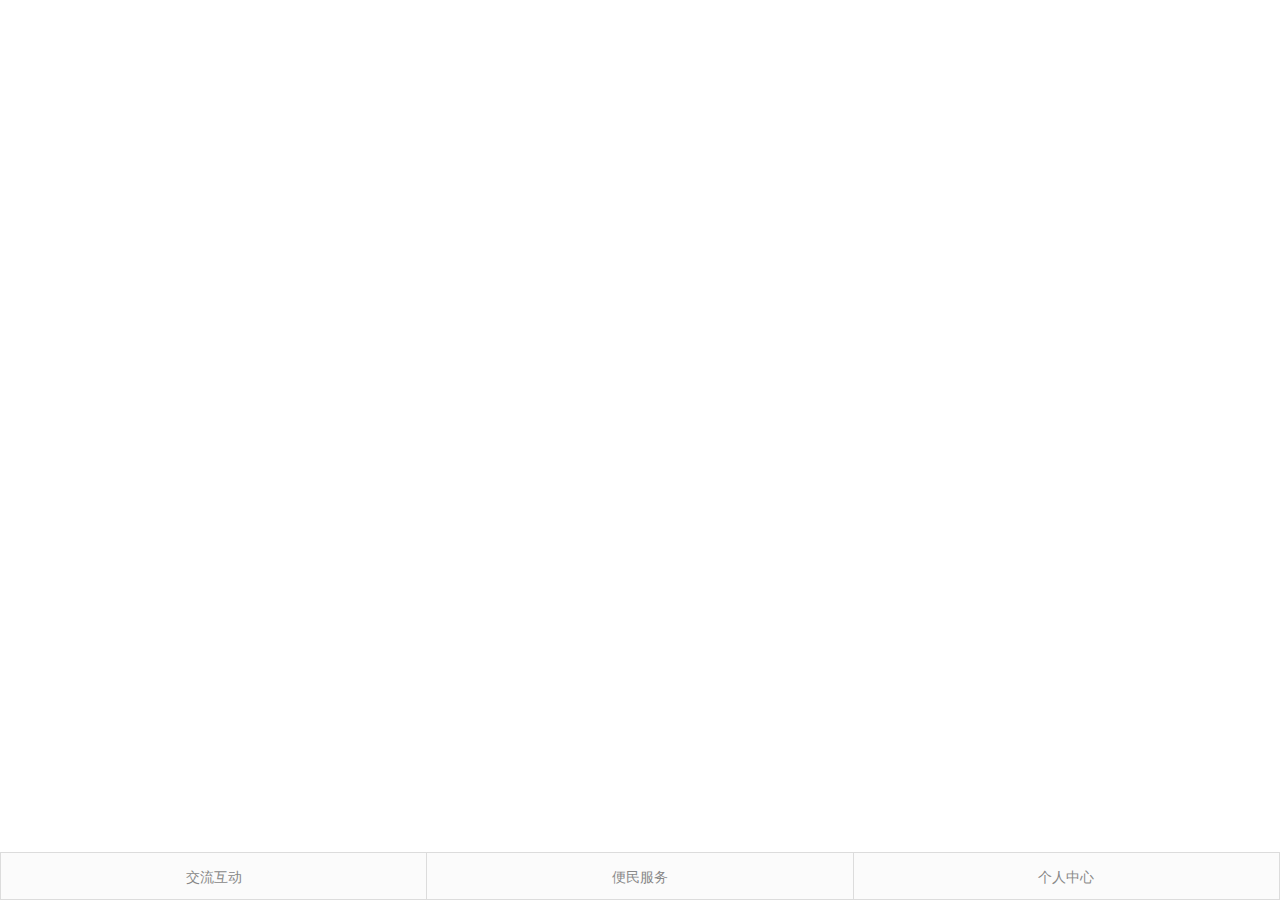
<file: index.html>
<!DOCTYPE html>
<html class="index_html">
	<head>
		<meta charset="UTF-8">
		<title>index</title>
		<meta content="width=device-width,height=device-height,inital-scale=1.0,maximum-scale=1.0,user-scalable=no;" name="viewport"> 
		<meta content="yes" name="apple-mobile-web-app-capable">
		<meta content="black" name="apple-mobile-web-app-status-bar-style">
		<meta content="telephone=no" name="format-detection">
		<link rel="stylesheet" href="css/base.css">
		<link rel="stylesheet" href="css/page.css">
	</head>
	<body class="index_body">
		<section class="index_section">
			<div class="footer">
				<div>交流互动
					 <ul class="list">
					 	<li><a href="留言信箱.html">留言信箱</a></li>
					 	<li><a href="留言信箱.html">公众诉求</a></li>
					 	
					 </ul>
				</div>
				<div>便民服务
					<ul class="list">
					 	<li><a href="贷款计算器.html">贷款计算器</a></li>
					 	<li><a href="合作楼盘查询.html">合作楼盘查询</a></li>
					 	<li><a href="地市中心.html">地市中心</a></li>
					 </ul>
				</div>
				<div>个人中心
					<ul class="list">
					 	<li><a href="#">用户解绑/绑定</a></li>
					 	<li><a href="个人公积金查询.html">个人公积金查询</a></li>
					 </ul>
				</div>
			</div>
		</section>
		<script type="text/javascript" src="js/jquery-1.8.3.min.js" ></script>
		<script type="text/javascript" src="js/page.js" ></script>
	</body>
</html>
</file>
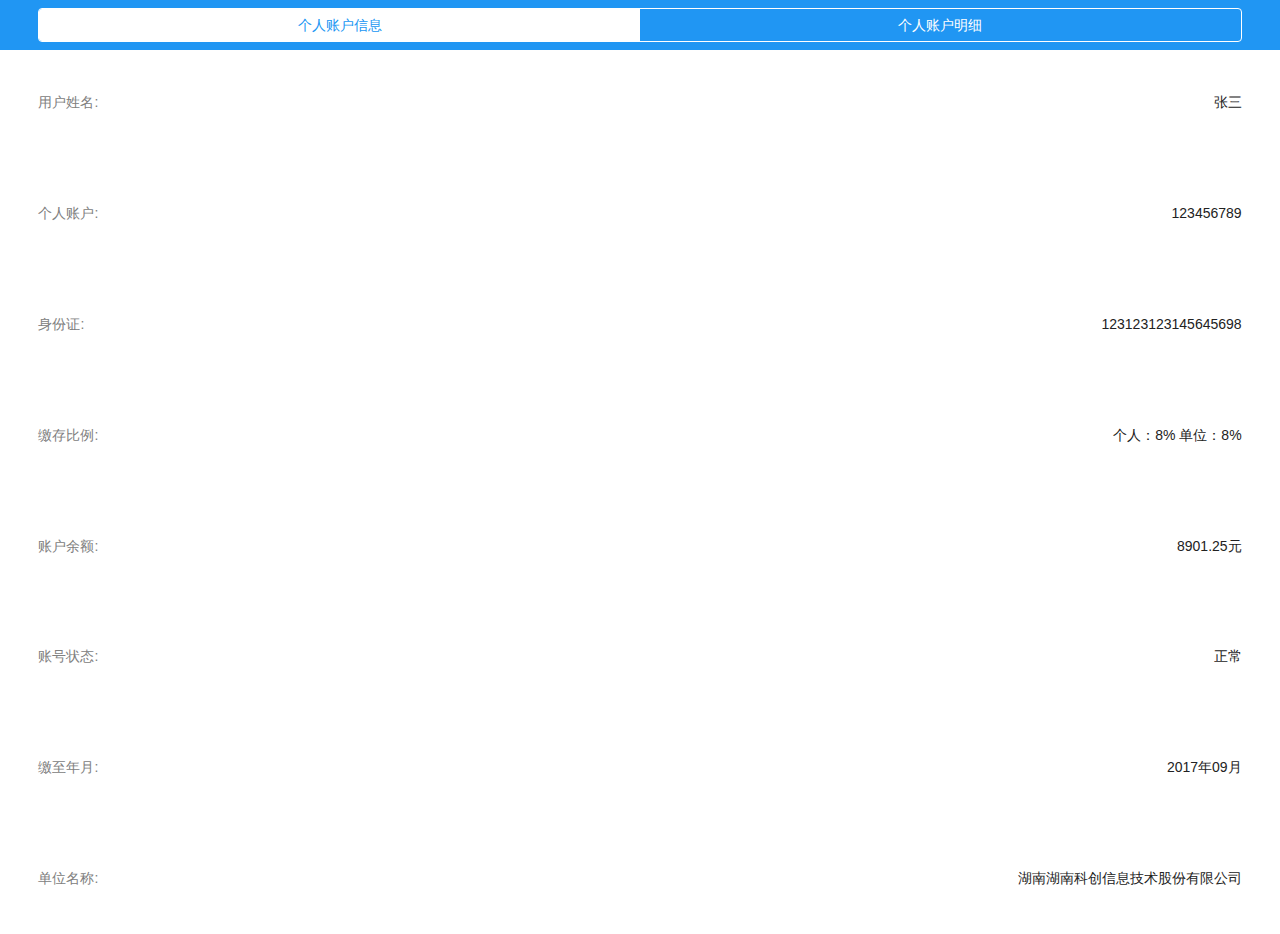
<file: 个人公积金查询.html>
<!DOCTYPE html>
<html lang="en">
<head>
	<meta charset="UTF-8">
	<meta content="width=device-width,height=device-height,inital-scale=1.0,maximum-scale=1.0,user-scalable=no;" name="viewport">
	<meta content="yes" name="apple-mobile-web-app-capable">
	<meta content="black" name="apple-mobile-web-app-status-bar-style">
	<meta content="telephone=no" name="format-detection">
    <title>个人公积金查询</title>
	<link rel="stylesheet" href="css/base.css">
	<link rel="stylesheet" href="css/page.css">
</head>

<body bgcolor="#f7f7f7">
	<article>
    	<section>
        	<div class="header_bg">
                <ul class="tab_ul">
                    <li class="new">个人账户信息</li>
                    <li>个人账户明细</li>
                </ul>
            </div>
            <div class="tab_case">
    			<div class="detail_info">
                	<dl>
                        <dt>用户姓名:</dt>	
                        <dd>张三</dd>
                    </dl>
                	<dl>
                        <dt>个人账户:</dt>	
                        <dd>123456789</dd>
                    </dl>
                	<dl>
                        <dt>身份证:</dt>	
                        <dd>123123123145645698</dd>
                    </dl>
                    <dl>
                        <dt>缴存比例:</dt>	
                        <dd>个人：8% 单位：8%</dd>
                    </dl>
                    <dl>
                        <dt>账户余额:</dt>	
                        <dd><em>8901.25</em>元</dd>
                    </dl>
                    <dl>
                        <dt>账号状态:</dt>	
                        <dd>正常</dd>
                    </dl>
                    <dl>
                        <dt>缴至年月:</dt>	
                        <dd>2017年09月</dd>
                    </dl>
                    <dl>
                        <dt>单位名称:</dt>	
                        <dd>湖南湖南科创信息技术股份有限公司</dd>
                    </dl>
                </div>
    			<div class="detail_info" style="display:none;">
                    <section class="msearch_time">
                    	<div class="mtime">
                    		<input type="date" value="2017-12-24" />
                    		<i><img src="img/exchange.png" /></i>
                    		<input type="date" value="2017-12-28" />
                    	</div>
                    	<ul class="time_sct">
                    		<li><a href="#">最近一个月</a></li>
                    		<li><a href="#">最近三个月</a></li>
                    		<li><a href="#">最近六个月</a></li>
                    	</ul>
                    	<div class="sch">
                    		<a href="" class="ly"><i><img src="img/cx.png"></i><span>查询</span></a>
                    	</div>
                    </section>	
                    	
                    	
                    <div class="absence_case" style="display:none;">
                    	<img src="img/absence.png">
                        <p>未查询到相关记录</p>
                    </div>
                    <div class="detail_record">
                    	<div class="data">
                            <h2>缴存年月：2017年8月</h2>
                            <p>湖南科创信息技术股份有限公司湖南科创信息技术股份有限公司湖南科创</p>
                            <ul>
                            	<div class="mlist">
	                                <li class="li_line">
	                                	<span>余额：48000.00元</span>
	                                    <em>公积金汇款</em>
	                                </li>
	                                <li>
	                                	<span>个人公积金收入<i>2017-08-28</i></span>
	                                    <em class="f_blue">+4800.00</em>
	                                </li>
                                </div>
                                <div class="mlist">
	                                <li class="li_line">
	                                	<span>余额：48000.00元</span>
	                                    <em>公积金汇款</em>
	                                </li>
	                                <li>
	                                	<span>个人公积金支出<i>2017-08-28</i></span>
	                                    <em class="f_red">-4800.00</em>
	                                </li>
                                </div>
                            </ul>
                		</div>
                        <div class="data">
                            <h2>缴存年月：2017年8月</h2>
                            <p>湖南科创信息技术股份有限公司湖南科创信息技术股份有限公司湖南科创</p>
                            <ul>
                            	<div class="mlist">
	                                <li class="li_line">
	                                	<span>余额：48000.00元</span>
	                                    <em>公积金汇款</em>
	                                </li>
	                                <li>
	                                	<span>个人公积金收入<i>2017-08-28</i></span>
	                                    <em class="f_blue">+4800.00</em>
	                                </li>
                                </div>
                                <div class="mlist">
	                                <li class="li_line">
	                                	<span>余额：48000.00元</span>
	                                    <em>公积金汇款</em>
	                                </li>
	                                <li>
	                                	<span>个人公积金支出<i>2017-08-28</i></span>
	                                    <em class="f_red">-4800.00</em>
	                                </li>
                                </div>
                            </ul>
                		</div>
                	</div>
                </div>
    		</div>
    	</section>
    </article>	
    <script type="text/javascript" src="js/jquery-1.8.3.min.js"></script>
    <script type="text/javascript" src="js/page.js"></script> 
</body>
</html>
</file>
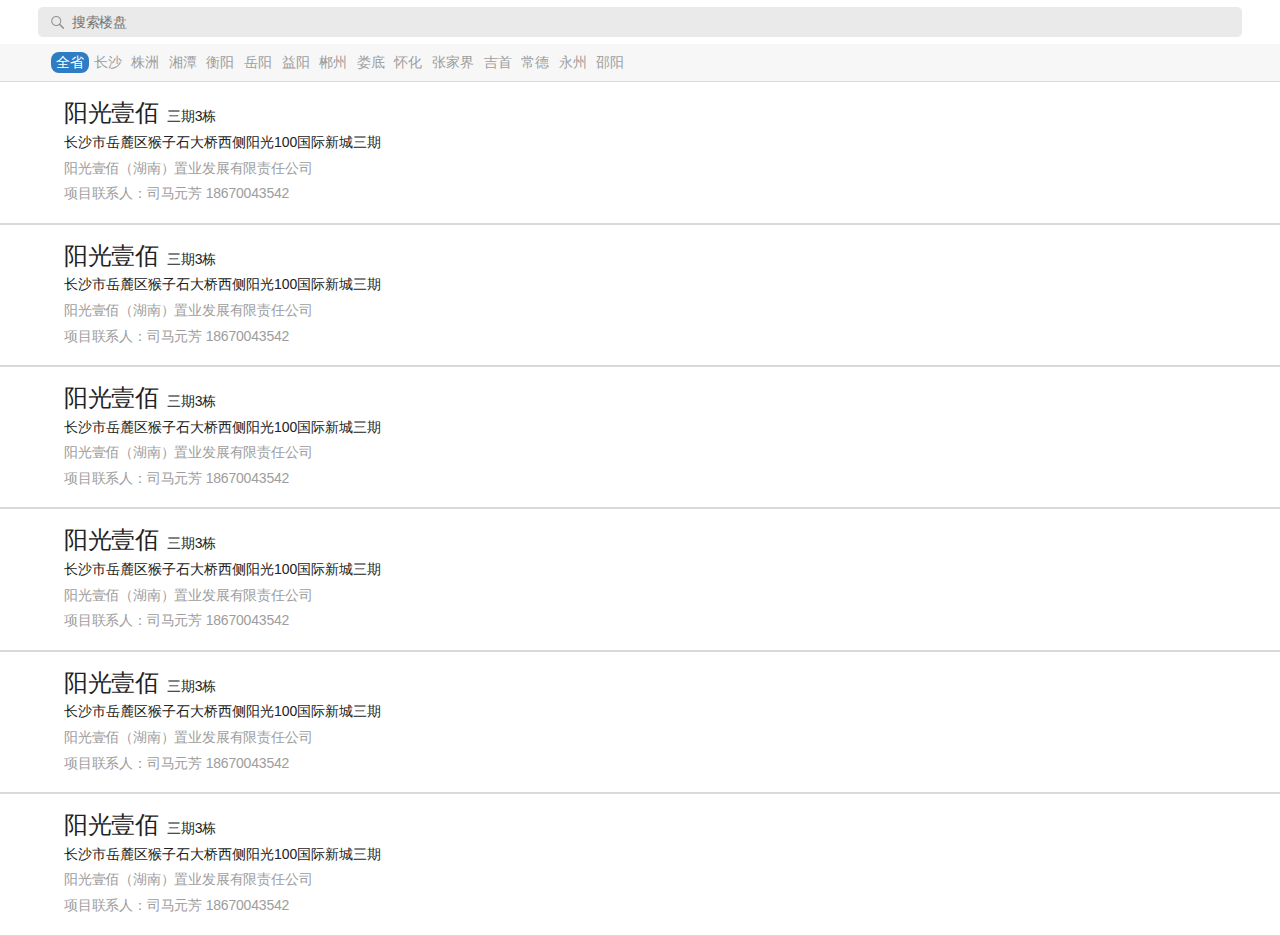
<file: 合作楼盘查询.html>
<!DOCTYPE html>
<html>
	<head>
		<meta charset="utf-8" />
		<title>合作楼盘查询</title>
		<meta content="width=device-width,height=device-height,inital-scale=1.0,maximum-scale=1.0,user-scalable=no;" name="viewport"> 
		<meta content="yes" name="apple-mobile-web-app-capable">
		<meta content="black" name="apple-mobile-web-app-status-bar-style">
		<meta content="telephone=no" name="format-detection">
		<link rel="stylesheet" href="css/base.css">
		<link rel="stylesheet" href="css/page.css">
		<script type="text/javascript" src="js/jquery-1.8.3.min.js" ></script>
		<script type="text/javascript" src="js/page.js" ></script>
	</head>
	<body>
		<section class="estate_search">
			<form class="estate_form">
				<input type="search" placeholder="搜索楼盘"/>
				<span class="close"><img src="img/close.png" /> </span>
			</form>
			<span class="cancel">取消</span>
		</section>
		<section class="estate_ads">
			<ul class="ads_list">
				<li class="now">全省</li><li>长沙</li><li>株洲</li><li>湘潭</li>
				<li>衡阳</li><li>岳阳</li><li>益阳</li><li>郴州</li><li>娄底</li>
				<li>怀化</li><li>张家界</li><li>吉首</li><li>常德</li><li>永州</li>
				<li>邵阳</li>
			</ul>
		</section>
		<section class="estate_content">
			<ul class="estate_list">
				<li><a href="#">
					<h2>阳光壹佰</h2><span>三期3栋</span>
					<h4>长沙市岳麓区猴子石大桥西侧阳光100国际新城三期</h4>
					<p>阳光壹佰（湖南）置业发展有限责任公司</p>
					<p>项目联系人：司马元芳 18670043542</p>
				</a></li>
				<li><a href="#">
					<h2>阳光壹佰</h2><span>三期3栋</span>
					<h4>长沙市岳麓区猴子石大桥西侧阳光100国际新城三期</h4>
					<p>阳光壹佰（湖南）置业发展有限责任公司</p>
					<p>项目联系人：司马元芳 18670043542</p>
				</a></li>
				<li><a href="#">
					<h2>阳光壹佰</h2><span>三期3栋</span>
					<h4>长沙市岳麓区猴子石大桥西侧阳光100国际新城三期</h4>
					<p>阳光壹佰（湖南）置业发展有限责任公司</p>
					<p>项目联系人：司马元芳 18670043542</p>
				</a></li>
				<li><a href="#">
					<h2>阳光壹佰</h2><span>三期3栋</span>
					<h4>长沙市岳麓区猴子石大桥西侧阳光100国际新城三期</h4>
					<p>阳光壹佰（湖南）置业发展有限责任公司</p>
					<p>项目联系人：司马元芳 18670043542</p>
				</a></li>
				<li><a href="#">
					<h2>阳光壹佰</h2><span>三期3栋</span>
					<h4>长沙市岳麓区猴子石大桥西侧阳光100国际新城三期</h4>
					<p>阳光壹佰（湖南）置业发展有限责任公司</p>
					<p>项目联系人：司马元芳 18670043542</p>
				</a></li>
				<li><a href="#">
					<h2>阳光壹佰</h2><span>三期3栋</span>
					<h4>长沙市岳麓区猴子石大桥西侧阳光100国际新城三期</h4>
					<p>阳光壹佰（湖南）置业发展有限责任公司</p>
					<p>项目联系人：司马元芳 18670043542</p>
				</a></li>
			</ul>
			<div class="no_search">
            	<img src="img/absence.png">
                <p>未查询到相关记录</p>
            </div>
		</section>
	</body>
</html>
</file>
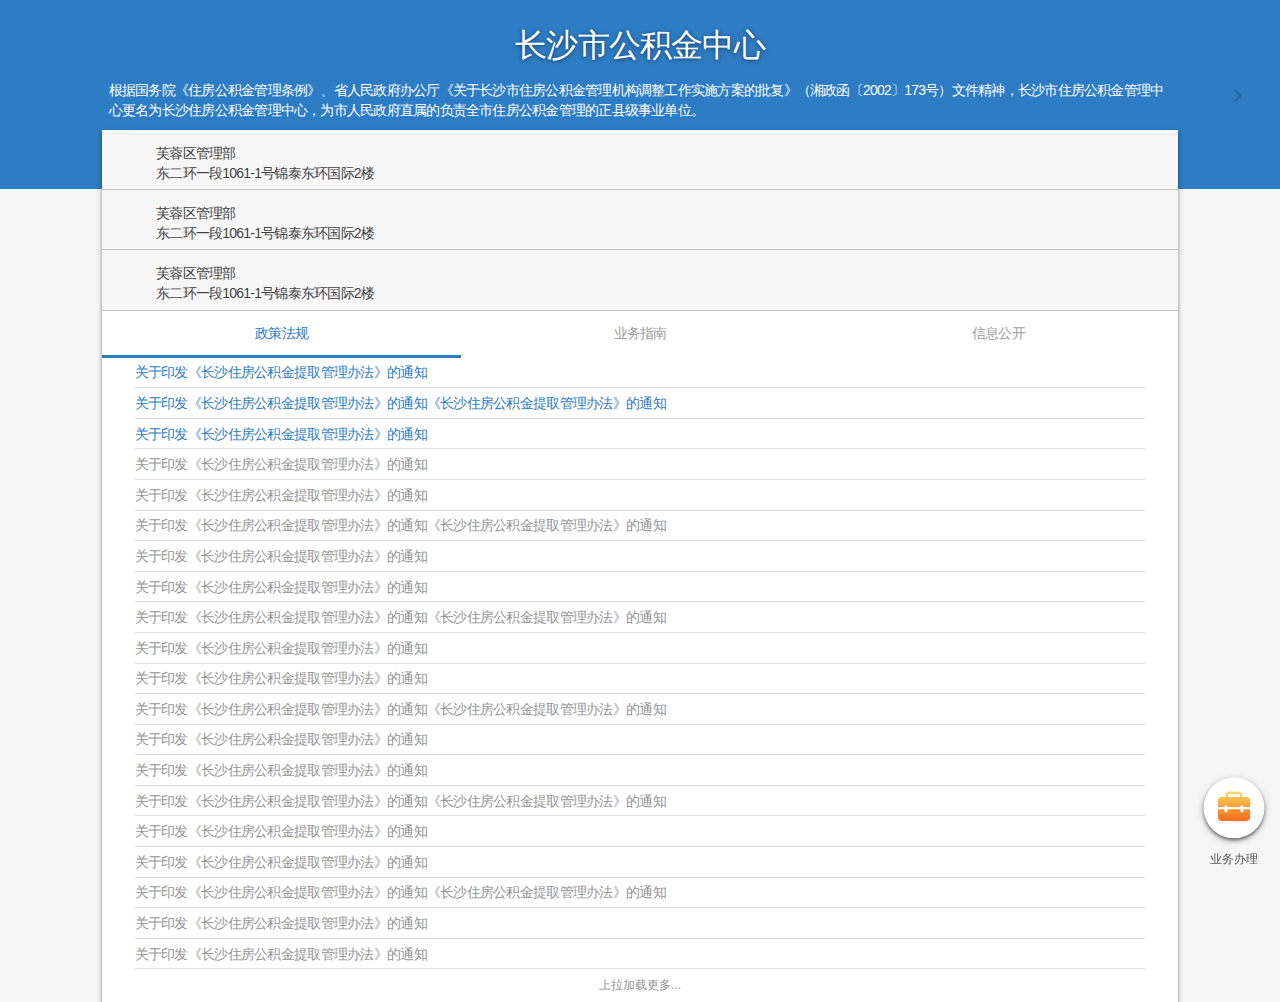
<file: 地市中心-主页.html>
<!DOCTYPE html>
<html class="thtml">
	<head>
		<meta charset="utf-8" />
		<title>地市中心-主页</title>
		<meta content="width=device-width,height=device-height,inital-scale=1.0,maximum-scale=1.0,user-scalable=no;" name="viewport"> 
		<meta content="yes" name="apple-mobile-web-app-capable">
		<meta content="black" name="apple-mobile-web-app-status-bar-style">
		<meta content="telephone=no" name="format-detection">
		<link rel="stylesheet" href="css/base.css">
		<link rel="stylesheet" href="css/page.css">
		<script type="text/javascript" src="js/jquery-1.8.3.min.js" ></script>
		<script type="text/javascript" src="js/page.js" ></script>
	</head>
	<body class="body_f6 ct_body">
		<section class="cities_index">
			<div class="cities_title">
				<h1>长沙市公积金中心</h1>
				<a href="#"><p>根据国务院《住房公积金管理条例》、省人民政府办公厅《关于长沙市住房公积金管理机构调整工作实施方案的批复》（湘政函〔2002〕173号）文件精神，长沙市住房公积金管理中心更名为长沙住房公积金管理中心，为市人民政府直属的负责全市住房公积金管理的正县级事业单位。</p></a>
				<span class="next_arrow"><img src="img/list_arrow.png" /> </span>
			</div>
			<div class="cities_content">
				<ul class="address_list">
					<li><h4>芙蓉区管理部</h4><p>东二环一段1061-1号锦泰东环国际2楼</p></li>
					<li><h4>芙蓉区管理部</h4><p>东二环一段1061-1号锦泰东环国际2楼</p></li>
					<li><h4>芙蓉区管理部</h4><p>东二环一段1061-1号锦泰东环国际2楼</p></li>
				</ul>
				<div class="content_main">
					<ul class="content_change">
						<li class="now">政策法规</li>
						<li>业务指南</li>
						<li>信息公开</li>
					</ul>
					<ul class="content_ct">
						<li><a href="#">关于印发《长沙住房公积金提取管理办法》的通知</a></li>
						<li><a href="#">关于印发《长沙住房公积金提取管理办法》的通知《长沙住房公积金提取管理办法》的通知</a></li>
						<li><a href="#">关于印发《长沙住房公积金提取管理办法》的通知</a></li>
						<li><a href="">关于印发《长沙住房公积金提取管理办法》的通知</a></li>
						<li><a href="">关于印发《长沙住房公积金提取管理办法》的通知</a></li>
						<li><a href="">关于印发《长沙住房公积金提取管理办法》的通知《长沙住房公积金提取管理办法》的通知</a></li>
						<li><a href="">关于印发《长沙住房公积金提取管理办法》的通知</a></li>
						<li><a href="">关于印发《长沙住房公积金提取管理办法》的通知</a></li>
						<li><a href="">关于印发《长沙住房公积金提取管理办法》的通知《长沙住房公积金提取管理办法》的通知</a></li>
						<li><a href="">关于印发《长沙住房公积金提取管理办法》的通知</a></li>
						<li><a href="">关于印发《长沙住房公积金提取管理办法》的通知</a></li>
						<li><a href="">关于印发《长沙住房公积金提取管理办法》的通知《长沙住房公积金提取管理办法》的通知</a></li>
						<li><a href="">关于印发《长沙住房公积金提取管理办法》的通知</a></li>
						<li><a href="">关于印发《长沙住房公积金提取管理办法》的通知</a></li>
						<li><a href="">关于印发《长沙住房公积金提取管理办法》的通知《长沙住房公积金提取管理办法》的通知</a></li>
						<li><a href="">关于印发《长沙住房公积金提取管理办法》的通知</a></li>
						<li><a href="">关于印发《长沙住房公积金提取管理办法》的通知</a></li><li><a href="">关于印发《长沙住房公积金提取管理办法》的通知《长沙住房公积金提取管理办法》的通知</a></li>
						<li><a href="">关于印发《长沙住房公积金提取管理办法》的通知</a></li>
						<li><a href="">关于印发《长沙住房公积金提取管理办法》的通知</a></li>
						<div class="tips">上拉加载更多...</div>
					</ul>
					
				</div>
			</div>
			
			<a href="#" class="yw"><img src="img/yw.png" /><p>业务办理</p></a>
		</section>
		<script>
//			滚动
			var x = $(".cities_index .cities_title p").offset();
			var chei = x.top+$(".cities_index .cities_title p").height()+10;
			$(".cities_index .cities_content").css("top",chei+"px");
			$(window).scroll(function(e){
				var wScotop = $(window).scrollTop();
				var mainHeight = $(".cities_content .content_main").offset().top+1;
				if (wScotop>=mainHeight) {
					$(".cities_content .content_main .content_change").addClass("fix");
					$(".cities_content .content_main .content_ct").addClass("fix");
				}else{
					$(".cities_content .content_main .content_change").removeClass("fix");
					
					$(".cities_content .content_main .content_ct").removeClass("fix");
				}
			})
			$(document)[0].addEventListener('touchmove', function(){
				$(".cities_index .yw").addClass("op");
			})
			$(document)[0].addEventListener('touchend', function(){
				$(".cities_index .yw").removeClass("op");
			})
		</script>
	</body>
</html>
</file>
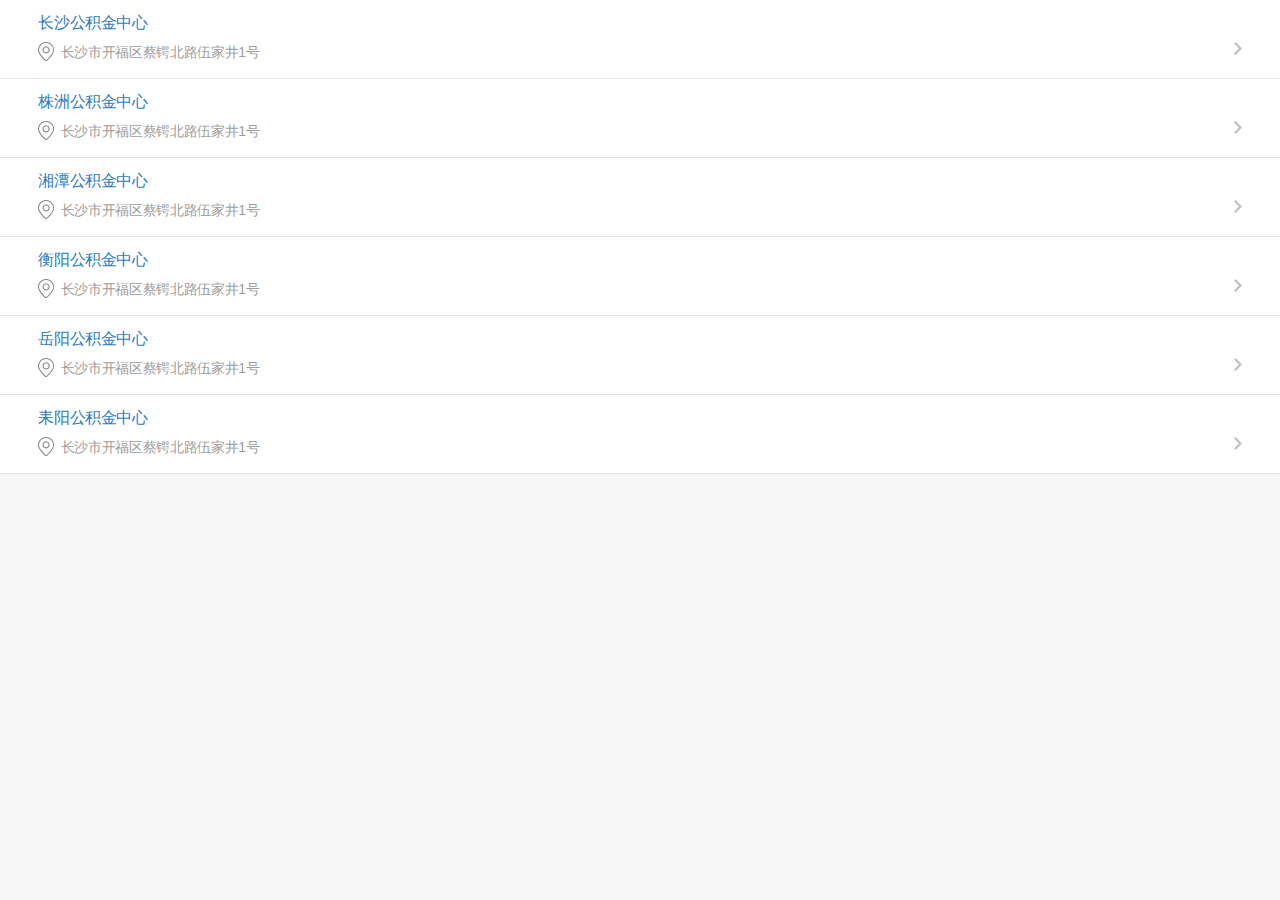
<file: 地市中心.html>
<!DOCTYPE html>
<html>
	<head>
		<meta charset="utf-8" />
		<title>地市中心</title>
		<meta content="width=device-width,height=device-height,inital-scale=1.0,maximum-scale=1.0,user-scalable=no;" name="viewport"> 
		<meta content="yes" name="apple-mobile-web-app-capable">
		<meta content="black" name="apple-mobile-web-app-status-bar-style">
		<meta content="telephone=no" name="format-detection">
		<link rel="stylesheet" href="css/base.css">
		<link rel="stylesheet" href="css/page.css">
		<script type="text/javascript" src="js/jquery-1.8.3.min.js" ></script>
		<script type="text/javascript" src="js/page.js" ></script>
	</head>
	<body class="body_f6">
		<section class="cities_section">
			<ul class="cities_list">
				<li><a href="地市中心-主页.html"><h4>长沙公积金中心</h4><p><i><img src="img/address.png"/></i>长沙市开福区蔡锷北路伍家井1号<em><img src="img/list_arrow.png" /> </em></p></a></li>
				<li><a href="#"><h4>株洲公积金中心</h4><p><i><img src="img/address.png"/></i>长沙市开福区蔡锷北路伍家井1号<em><img src="img/list_arrow.png" /> </em></p></a></li>
				<li><a href="#"><h4>湘潭公积金中心</h4><p><i><img src="img/address.png"/></i>长沙市开福区蔡锷北路伍家井1号<em><img src="img/list_arrow.png" /> </em></p></a></li>
				<li><a href="#"><h4>衡阳公积金中心</h4><p><i><img src="img/address.png"/></i>长沙市开福区蔡锷北路伍家井1号<em><img src="img/list_arrow.png" /> </em></p></a></li>
				<li><a href="#"><h4>岳阳公积金中心</h4><p><i><img src="img/address.png"/></i>长沙市开福区蔡锷北路伍家井1号<em><img src="img/list_arrow.png" /> </em></p></a></li>
				<li><a href="#"><h4>耒阳公积金中心</h4><p><i><img src="img/address.png"/></i>长沙市开福区蔡锷北路伍家井1号<em><img src="img/list_arrow.png" /> </em></p></a></li>
			</ul>
		</section>
	</body>
</html>
</file>
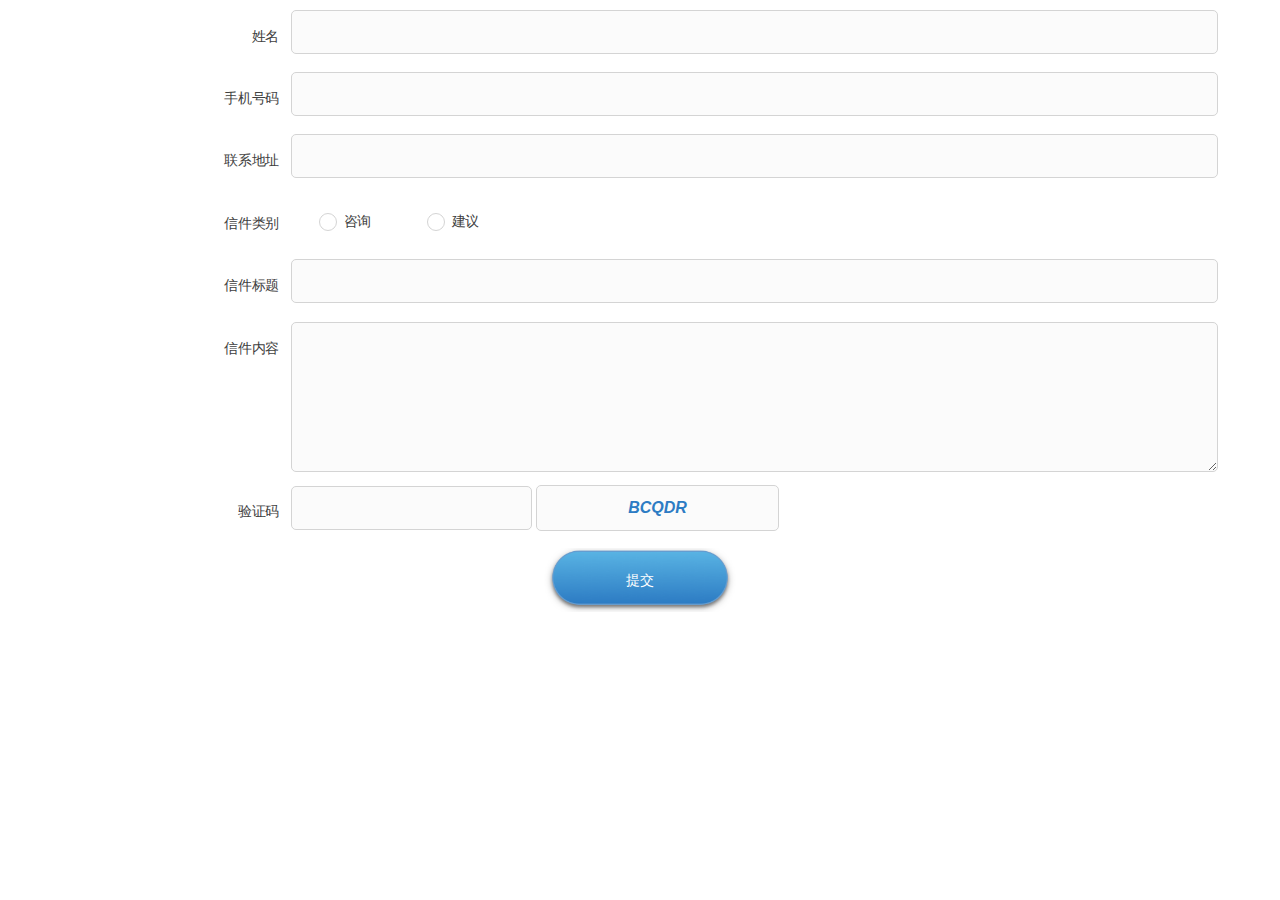
<file: 留言信箱-写留言.html>
<!DOCTYPE html>
<html>
	<head>
		<meta charset="utf-8" />
		<title>写留言</title>
		<meta content="width=device-width,height=device-height,inital-scale=1.0,maximum-scale=1.0,user-scalable=no;" name="viewport"> 
		<meta content="yes" name="apple-mobile-web-app-capable">
		<meta content="black" name="apple-mobile-web-app-status-bar-style">
		<meta content="telephone=no" name="format-detection">
		<link rel="stylesheet" href="css/base.css">
		<link rel="stylesheet" href="css/page.css">
		<script type="text/javascript" src="js/jquery-1.8.3.min.js" ></script>
		<script type="text/javascript" src="js/page.js" ></script>
	</head>
	<body>
		<section class="write_message">
			<form class="write_form">
				<div><label>姓名</label><input type="text"/></div>
				<div><label>手机号码</label><input type="text"/></div>
				<div><label>联系地址</label><input type="text"/></div>
				<div><label>信件类别</label><span class="radio"><input id="zx" type="radio"/><label for="zx">咨询</label></span><span class="radio"><input id="jy" type="radio"/><label for="jy">建议</label></span> </div>
				<div><label>信件标题</label><input type="text"/></div>
				<div><label>信件内容</label><textarea></textarea></div>
				<div class="yzm"><label>验证码</label><input type="text" /> <span class="yz"></span></div>
				<button>提交</button>
			</form>
		</section>
	</body>
</html>
</file>
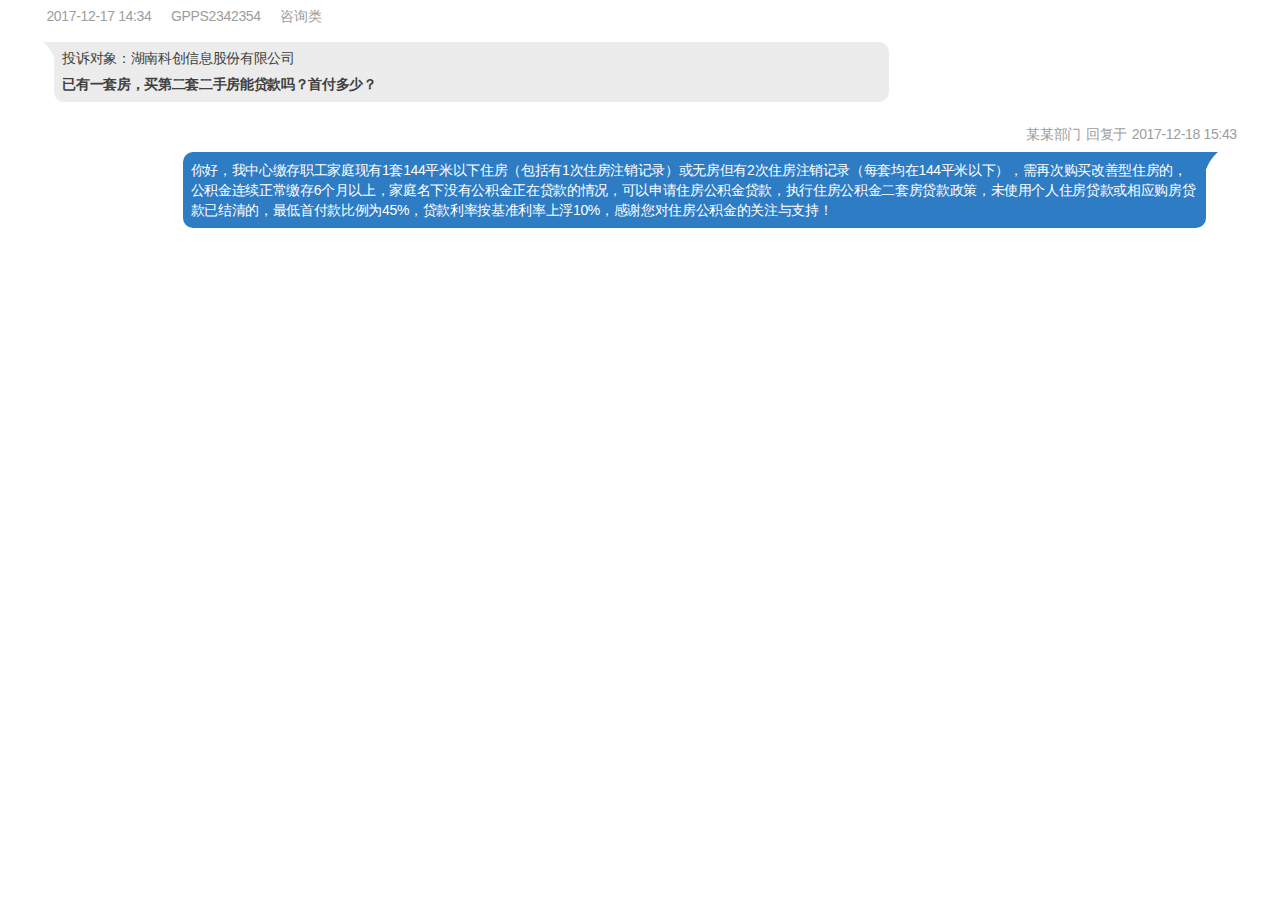
<file: 留言信箱-详情.html>
<!DOCTYPE html>
<html>
	<head>
		<meta charset="utf-8" />
		<title>留言信箱-详情</title>
		<meta content="width=device-width,height=device-height,inital-scale=1.0,maximum-scale=1.0,user-scalable=no;" name="viewport"> 
		<meta content="yes" name="apple-mobile-web-app-capable">
		<meta content="black" name="apple-mobile-web-app-status-bar-style">
		<meta content="telephone=no" name="format-detection">
		<link rel="stylesheet" href="css/base.css">
		<link rel="stylesheet" href="css/page.css">
		<script type="text/javascript" src="js/jquery-1.8.3.min.js" ></script>
		<script type="text/javascript" src="js/page.js" ></script>
	</head>
	<body>
		<section class="particulars_section">
			<div class="particulars_title">
				<span class="time">2017-12-17 14:34</span>
				<span class="number">GPPS2342354</span>
				<span class="type">咨询类</span>
			</div>
			<div class="particulars_question">
				
				<p><span class="obj">投诉对象：湖南科创信息股份有限公司</span>已有一套房，买第二套二手房能贷款吗？首付多少？</p>
				
				<div class="jiao"><img src="img/jiao_01.png" /> </div>
			</div>
			<div class="answer_title">
				<em>某某部门</em>回复于<em>2017-12-18 15:43</em>
			</div>
			<div class="particulars_answer">
				<p>你好，我中心缴存职工家庭现有1套144平米以下住房（包括有1次住房注销记录）或无房但有2次住房注销记录（每套均在144平米以下），需再次购买改善型住房的，公积金连续正常缴存6个月以上，家庭名下没有公积金正在贷款的情况，可以申请住房公积金贷款，执行住房公积金二套房贷款政策，未使用个人住房贷款或相应购房贷款已结清的，最低首付款比例为45%，贷款利率按基准利率上浮10%，感谢您对住房公积金的关注与支持！</p>
				<div class="jiao2"><img src="img/jiao2_02.png" /> </div>
			</div>
			<div style="clear: both;"></div>
		</section>
	</body>
</html>
</file>
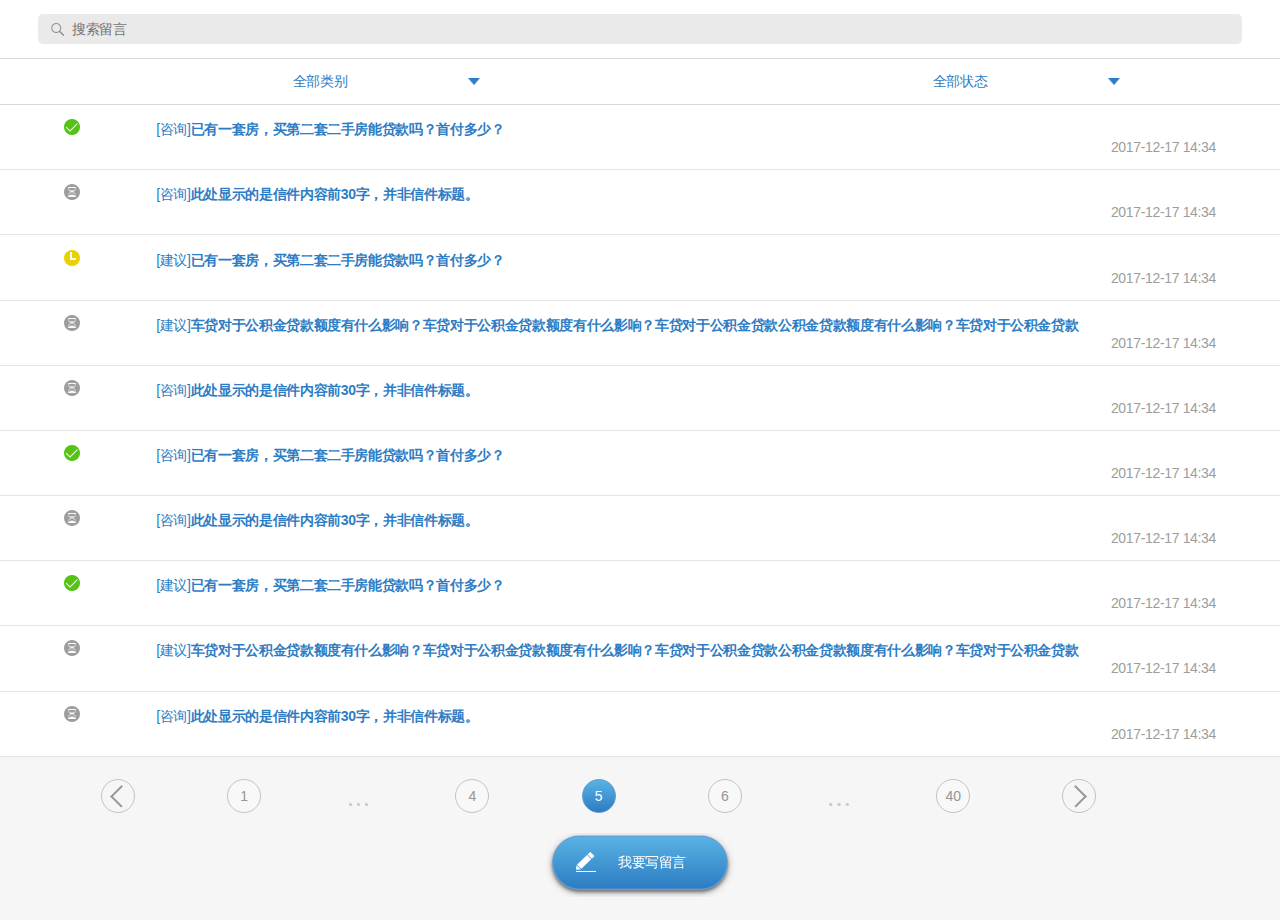
<file: 留言信箱.html>
<!DOCTYPE html>
<html>
	<head>
		<meta charset="utf-8" />
		<title>留言信箱</title>
		<meta content="width=device-width,height=device-height,inital-scale=1.0,maximum-scale=1.0,user-scalable=no;" name="viewport"> 
		<meta content="yes" name="apple-mobile-web-app-capable">
		<meta content="black" name="apple-mobile-web-app-status-bar-style">
		<meta content="telephone=no" name="format-detection">
		<link rel="stylesheet" href="css/base.css">
		<link rel="stylesheet" href="css/page.css">
		<script type="text/javascript" src="js/jquery-1.8.3.min.js" ></script>
		<script type="text/javascript" src="js/page.js" ></script>
	</head>
	<body class="message_body">
		<div class="search_wrap">
			<section class="message_search">
				<form class="search_form">
					<input type="search" class="search_txt" placeholder="搜索留言"/>
					<span class="close"><img src="img/close.png" /> </span>
				</form>
				<span class="cancel">取消</span>
			</section>
			<section class="message_change">
				<div class="select_left">
					<select>
						<option>全部类别</option>
						<option>咨询</option>
						<option>建议</option>
					</select>
				</div >
				
				<div class="select_right">
					<select>
						<option>全部状态</option>
						<option>已解决</option>
						<option>未解决</option>
					</select>
				</div>
				<div style="clear: both;width: 0;height: 0;"></div>	
			</section>
		</div>
		
		<div class="content_wrap">
			<section class="message_content">
				<!--初始列表-->
				<ul class="message_list message_list_init">
					<li><a href="留言信箱-详情.html"><i><!--<img src="img/success.png"/>--></i><p><em>[咨询]</em>已有一套房，买第二套二手房能贷款吗？首付多少？</p><span>2017-12-17 14:34</span><div style="clear: both;"></div></a></li>
					<li class="noscs"><a href="留言信箱-详情.html"><i><!--<img src="img/success.png"/>--></i><p><em>[咨询]</em>此处显示的是信件内容前30字，并非信件标题。</p><span>2017-12-17 14:34</span><div style="clear: both;"></div></a></li>
					<li class="ing"><a href="#"><i><!--<img src="img/success.png"/>--></i><p><em>[建议]</em>已有一套房，买第二套二手房能贷款吗？首付多少？</p><span>2017-12-17 14:34</span><div style="clear: both;"></div></a></li>
					<li class="noscs"><a href="#"><i><!--<img src="img/success.png"/>--></i><p><em>[建议]</em>车贷对于公积金贷款额度有什么影响？车贷对于公积金贷款额度有什么影响？车贷对于公积金贷款公积金贷款额度有什么影响？车贷对于公积金贷款</p><span>2017-12-17 14:34</span><div style="clear: both;"></div></a></li>
					<li class="noscs"><a href="#"><i><!--<img src="img/success.png"/>--></i><p><em>[咨询]</em>此处显示的是信件内容前30字，并非信件标题。</p><span>2017-12-17 14:34</span><div style="clear: both;"></div></a></li>
					<li><a href="#"><i><!--<img src="img/success.png"/>--></i><p><em>[咨询]</em>已有一套房，买第二套二手房能贷款吗？首付多少？</p><span>2017-12-17 14:34</span><div style="clear: both;"></div></a></li>
					<li class="noscs"><a href="#"><i><!--<img src="img/success.png"/>--></i><p><em>[咨询]</em>此处显示的是信件内容前30字，并非信件标题。</p><span>2017-12-17 14:34</span><div style="clear: both;"></div></a></li>
					<li class=""><a href="#"><i><!--<img src="img/success.png"/>--></i><p><em>[建议]</em>已有一套房，买第二套二手房能贷款吗？首付多少？</p><span>2017-12-17 14:34</span><div style="clear: both;"></div></a></li>
					<li class="noscs"><a href="#"><i><!--<img src="img/success.png"/>--></i><p><em>[建议]</em>车贷对于公积金贷款额度有什么影响？车贷对于公积金贷款额度有什么影响？车贷对于公积金贷款公积金贷款额度有什么影响？车贷对于公积金贷款</p><span>2017-12-17 14:34</span><div style="clear: both;"></div></a></li>
					<li class="noscs"><a href="#"><i><!--<img src="img/success.png"/>--></i><p><em>[咨询]</em>此处显示的是信件内容前30字，并非信件标题。</p><span>2017-12-17 14:34</span><div style="clear: both;"></div></a></li>
				</ul>
				<!--搜索结果展示列表-->
				<ul class="message_list message_list_search">	
					<li><a href="留言信箱-详情.html"><i><!--<img src="img/success.png"/>--></i><p><em>[咨询]</em>已有一套房，买第二套二手房能贷款吗？首付多少？</p><span>2017-12-17 14:34</span><div style="clear: both;"></div></a></li>
					<li class="noscs"><a href="留言信箱-详情.html"><i><!--<img src="img/success.png"/>--></i><p><em>[咨询]</em>此处显示的是信件内容前30字，并非信件标题。</p><span>2017-12-17 14:34</span><div style="clear: both;"></div></a></li>
					<li class="ing"><a href="#"><i><!--<img src="img/success.png"/>--></i><p><em>[建议]</em>已有一套房，买第二套二手房能贷款吗？首付多少？</p><span>2017-12-17 14:34</span><div style="clear: both;"></div></a></li>
					<li class="noscs"><a href="#"><i><!--<img src="img/success.png"/>--></i><p><em>[建议]</em>车贷对于公积金贷款额度有什么影响？车贷对于公积金贷款额度有什么影响？车贷对于公积金贷款公积金贷款额度有什么影响？车贷对于公积金贷款</p><span>2017-12-17 14:34</span><div style="clear: both;"></div></a></li>
					<li class="noscs"><a href="#"><i><!--<img src="img/success.png"/>--></i><p><em>[咨询]</em>此处显示的是信件内容前30字，并非信件标题。</p><span>2017-12-17 14:34</span><div style="clear: both;"></div></a></li>
					<li><a href="#"><i><!--<img src="img/success.png"/>--></i><p><em>[咨询]</em>已有一套房，买第二套二手房能贷款吗？首付多少？</p><span>2017-12-17 14:34</span><div style="clear: both;"></div></a></li>
					<li class="noscs"><a href="#"><i><!--<img src="img/success.png"/>--></i><p><em>[咨询]</em>此处显示的是信件内容前30字，并非信件标题。</p><span>2017-12-17 14:34</span><div style="clear: both;"></div></a></li>
					<li class=""><a href="#"><i><!--<img src="img/success.png"/>--></i><p><em>[建议]</em>已有一套房，买第二套二手房能贷款吗？首付多少？</p><span>2017-12-17 14:34</span><div style="clear: both;"></div></a></li>
					<li class="noscs"><a href="#"><i><!--<img src="img/success.png"/>--></i><p><em>[建议]</em>车贷对于公积金贷款额度有什么影响？车贷对于公积金贷款额度有什么影响？车贷对于公积金贷款公积金贷款额度有什么影响？车贷对于公积金贷款</p><span>2017-12-17 14:34</span><div style="clear: both;"></div></a></li>
					<li class="noscs"><a href="#"><i><!--<img src="img/success.png"/>--></i><p><em>[咨询]</em>此处显示的是信件内容前30字，并非信件标题。</p><span>2017-12-17 14:34</span><div style="clear: both;"></div></a></li>
				</ul>
			</section>
			<div class="no_search">
            	<img src="img/absence.png">
                <p>未查询到相关记录</p>
            </div>
			<section class="message_page">
				<div class="list_wrap">
					<ul class="page_list">
						<li class="arrow_left"></li>
						<li>1</li>
						<div class="dot"></div>
						<li>4</li>
						<li class="now">5</li>
						<li>6</li>
						<div class="dot"></div>
						<li>40</li>
						<li class="arrow_right"></li>
						<div style="clear: both;"></div>
					</ul>
					<a href="留言信箱-写留言.html" class="ly"><i><img src="img/ly.png" /></i><span>我要写留言</span></a>
				</div>
			</section>
		</div>
		
	</body>
</html>
</file>
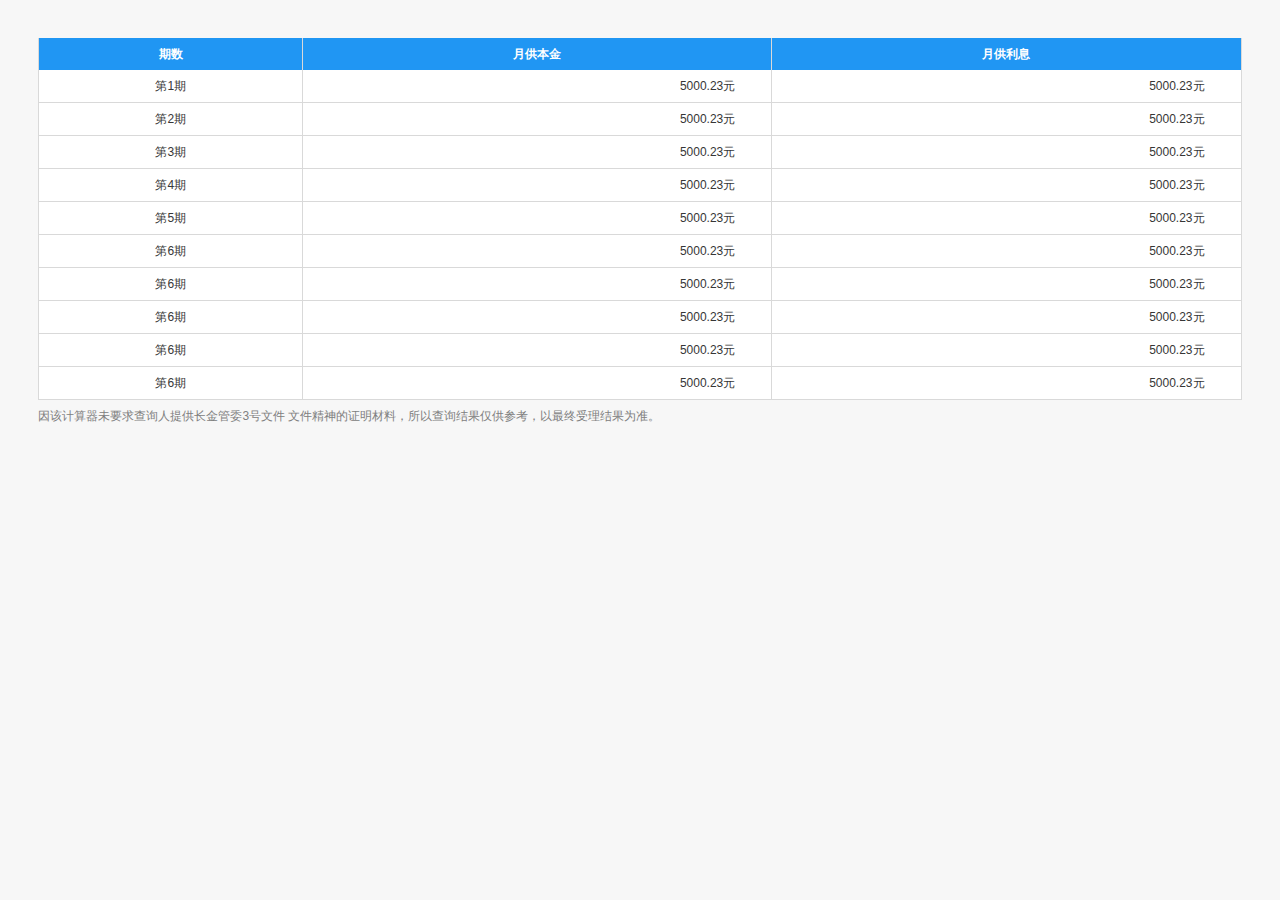
<file: 贷款计算器-还款明细.html>
<!DOCTYPE html>
<html lang="en">
<head>
	<meta charset="UTF-8">
	<meta content="width=device-width,height=device-height,inital-scale=1.0,maximum-scale=1.0,user-scalable=no;" name="viewport">
	<meta content="yes" name="apple-mobile-web-app-capable">
	<meta content="black" name="apple-mobile-web-app-status-bar-style">
	<meta content="telephone=no" name="format-detection">
    <title>贷款计算器-还款明细</title>
	<link rel="stylesheet" href="css/base.css">
	<link rel="stylesheet" href="css/page.css">
</head>

<body bgcolor="#f7f7f7">
	<article>
        <section style="margin-top:3%;">
        	<table cellpadding="0" cellspacing="0" class="detail_table">
        		<tr>
                	<th>期数</th>
                    <th>月供本金</th>
                    <th>月供利息</th>
                </tr>
        		<tr>
        			<td>第1期</td>
                    <td>5000.23元</td>
                    <td>5000.23元</td>
                </tr>
                <tr>
        			<td>第2期</td>
                    <td>5000.23元</td>
                    <td>5000.23元</td>
                </tr>
                <tr>
        			<td>第3期</td>
                    <td>5000.23元</td>
                    <td>5000.23元</td>
                </tr>
                <tr>
        			<td>第4期</td>
                    <td>5000.23元</td>
                    <td>5000.23元</td>
                </tr>
                <tr>
        			<td>第5期</td>
                    <td>5000.23元</td>
                    <td>5000.23元</td>
                </tr>
                <tr>
        			<td>第6期</td>
                    <td>5000.23元</td>
                    <td>5000.23元</td>
                </tr>
               <tr>
        			<td>第6期</td>
                    <td>5000.23元</td>
                    <td>5000.23元</td>
                </tr>
                <tr>
        			<td>第6期</td>
                    <td>5000.23元</td>
                    <td>5000.23元</td>
                </tr>
                <tr>
        			<td>第6期</td>
                    <td>5000.23元</td>
                    <td>5000.23元</td>
                </tr>
                <tr>
        			<td>第6期</td>
                    <td>5000.23元</td>
                    <td>5000.23元</td>
                </tr>
        	</table>
            <p class="notice_text">因该计算器未要求查询人提供长金管委3号文件 文件精神的证明材料，所以查询结果仅供参考，以最终受理结果为准。</p>
        </section>   
    </article>
</body>
</html>
</file>
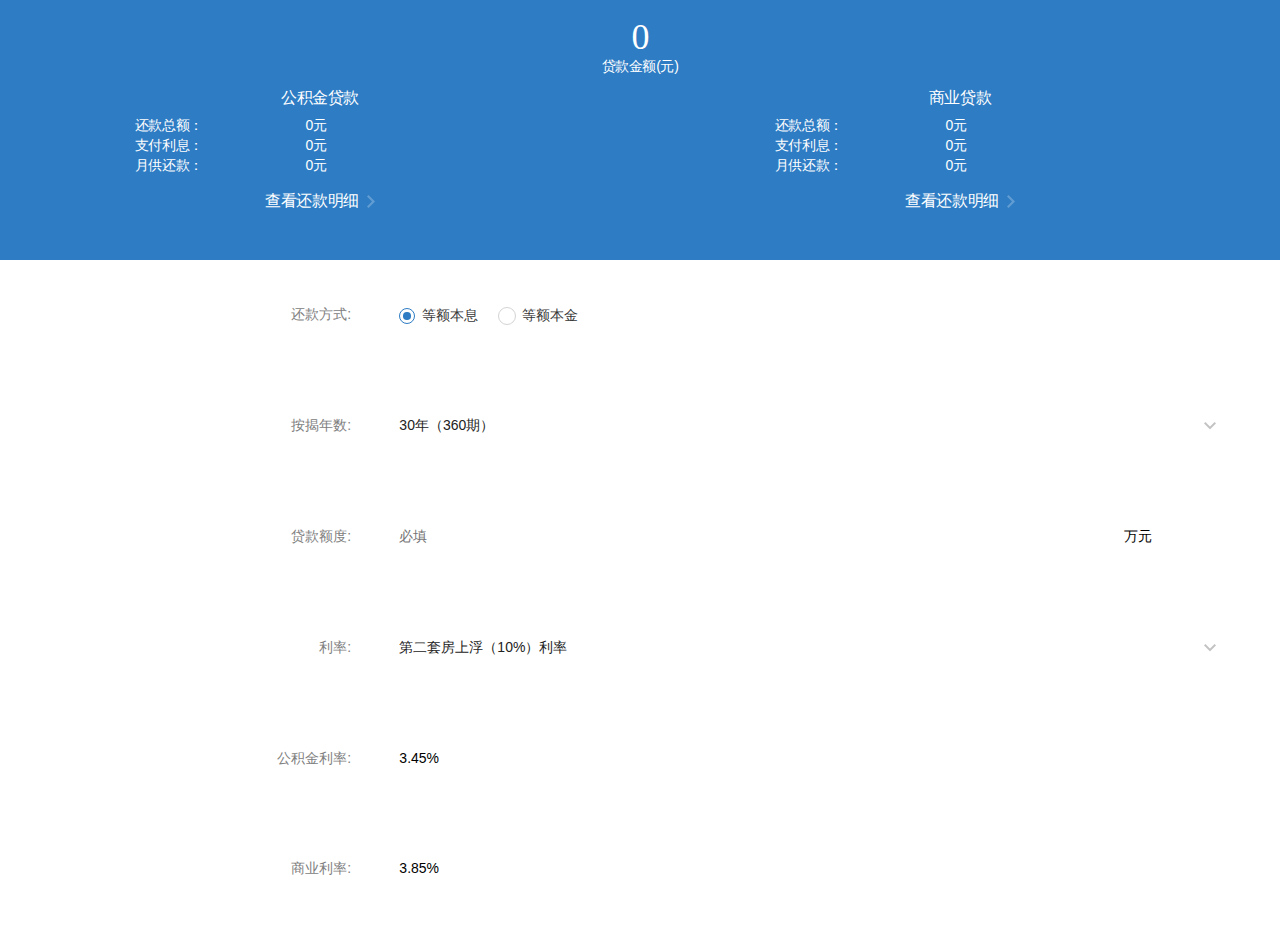
<file: 贷款计算器.html>
<!DOCTYPE html>
<html>
	<head>
		<meta charset="utf-8" />
		<title>贷款计算器</title>
		<meta content="width=device-width,height=device-height,inital-scale=1.0,maximum-scale=1.0,user-scalable=no;" name="viewport"> 
		<meta content="yes" name="apple-mobile-web-app-capable">
		<meta content="black" name="apple-mobile-web-app-status-bar-style">
		<meta content="telephone=no" name="format-detection">
		<link rel="stylesheet" href="css/base.css">
		<link rel="stylesheet" href="css/page.css">
		<script type="text/javascript" src="js/jquery-1.8.3.min.js" ></script>
		<script type="text/javascript" src="js/page.js" ></script>
	</head>
	<body class="loan_body">
		<section class="loan">
			<h2>0</h2>
			<p>贷款金额(元)</p>
			<ul class="loan_title">
				<li>
					<h4>公积金贷款</h4>
					<p><em>还款总额：</em><span>0元</span></p>
					<p><em>支付利息：</em><span>0元</span></p>
					<p><em>月供还款：</em><span>0元</span></p>
					<a href="贷款计算器-还款明细.html">查看还款明细<i><img src="img/arrow_white.png"/></i></a>
				</li>
				<li>
					<h4>商业贷款</h4>
					<p><em>还款总额：</em><span>0元</span></p>
					<p><em>支付利息：</em><span>0元</span></p>
					<p><em>月供还款：</em><span>0元</span></p>
					<a href="贷款计算器-还款明细.html">查看还款明细<i><img src="img/arrow_white.png"/></i></a>
				</li>
			</ul>
		</section>
		<section class="cooperative_box">
            <dl>
           		<dt>还款方式:</dt>	
                <dd>
                	<span class="radio"><input type="radio" id="r1"  name="r" checked="checked"><label for="r1">等额本息</label></span>
                    <span class="radio"><input type="radio" id="r2" name="r"> <label for="r2">等额本金</label></span>
                </dd>
        	</dl> 
            <dl>
           		<dt>按揭年数:</dt>	
                <dd>
                	<select>
                    	<option>30年（360期）</option>
                    	<option>20年（240期）</option>
                    </select>
                    <i><img src="img/icon_down_03.png"></i>
                </dd>
        	</dl>
            <dl>
           		<dt>贷款额度:</dt>	
                <dd><form><input type="text" placeholder="必填" class="text_100" style="width:86%;">万元</form></dd>
        	</dl>
             <dl>
           		<dt>利率:</dt>	
                <dd>
                	<select>
                    	<option>第二套房上浮（10%）利率</option>
                    	<option>第一套房上浮（5%）利率</option>
                    </select>
                    <i><img src="img/icon_down_03.png"></i>
                </dd>
        	</dl>
            <dl>
           		<dt>公积金利率:</dt>	
                <dd><input type="text" placeholder="" class="text_100" readonly="readonly" value="3.45%"></dd>
        	</dl>
            <dl>
           		<dt>商业利率:</dt>	
                <dd><input type="text" placeholder="" class="text_100" readonly="readonly" value="3.85%"></dd>
        	</dl>
            
        </section>
	</body>
</html>
</file>
<file: css/base.css>
/* 重置内外边距 */
body, div, blockquote,
h1, h2, h3, h4, h5, h6, hr, p,
dl, dt, dd, ul, ol, li,
form, button, input, textarea,
pre, fieldset, legend, th, td {
    margin: 0;
    padding: 0;
}

/* 设置默认文字样式 */
body,input,select,textarea,button { 
	font: normal 100% -apple-system,PingFangSC-Regular,tahoma,arial,sans-serif;
}

/* 清除移动端按钮点击出现黑色背景 */
* { 
	-webkit-tap-highlight-color:rgba(0,0,0,0);
}

/* 清除输入标签选中效果 */
input,select,textarea,button { 
	outline: none;
}
input {
	border: 0;
	border-radius: 0;
	-webkit-appearance: none;
	appearance: none;
}

/* 清除序列标签默认样式 */
ul,li,dl,dd,dt {
	list-style-type: none;
}

/* 清除a标签下划线样式 */
a,a:link,a:visited,a:hover,a:active {
	text-decoration:none;
}

/* 清除图片的边框 */
img {
	border: 0;
}

/* 清除文字粗体效果 */
h1,h2,h3,h4,h5,h6 {
	font-weight: normal;
}

/* 清除浮动 */
.clear {
	clear: both;
}
</file>
<file: css/page.css>
.index_html,.index_body{
	height: 100%;
	width: 100%;
}
.index_section{
	width: 100%;
	height: 100%;
	padding-bottom: 3rem;
	box-sizing: border-box;
}
.index_section .footer{
	height: 3rem;
	width: 100%;
	box-sizing: border-box;
	border: 1px solid #dcdcdc;
	position: fixed;
	bottom: 0;
	left: 0;
	/*background: red;*/
	display: flex;
	z-index: 10;
}
.index_section .footer>div{
	flex: 3;
	border-right: 1px solid #dcdcdc;
	text-align: center;
	color:#888;
	font-size: 0.875rem;
	line-height: 3rem;
	position: relative;
	background: #fbfbfb;
}
.index_section .footer div:last-child{
	border: none;
}
.index_section .footer div:active{
	background: #f4f5f1;
}
.footer div .list{
	box-sizing: border-box;
	position: absolute;
	bottom: 3rem;
	left: 0;
	width: 100%;
	border: 1px solid #dcdcdc;
	display: none;
   /* box-shadow: 0 0 0 1px rgba(169,169,169,0.30);*/
}
.footer div .list li{
	border-bottom: 1px solid #dcdcdc;
	height: auto;
}
.footer div .list li:last-child{
	border-bottom: none;
}
.footer div .list li a{
	display: inline-block;
	/*min-height: 3rem;*/
	box-sizing: border-box;
	width: 100%;
	font-size: 0.875rem;
	background: #fff;
	color:#353535;
    line-height: 1.2rem;
    vertical-align: middle;
	text-align: left;
	padding:1rem 3% ;
	
	
}
.footer div .list li a:active{
	background: #e2e2e2;
}



/*留言信箱*/
.body_f6{
	background: #f6f6f6;
}

.body_foucus{
	background: #f6f6f6;
}
em{
	font-style: normal;
}
.search_wrap{
	position: fixed;
	left: 0;
	top: 0;
	width: 100%;
	background: #fff;
}
.message_search{
	/*box-sizing: border-box;*/
	padding: 0 3%;
	/*width: 100%;*/
	position: relative;
}
.message_search .search_form{
	width: 100%;
	height: 1.88rem;
	padding: 0.88rem 0;
}
.message_search .search_form .search_txt{
	border-radius: 5px;
	height: 100%;
	width: 100%;
	text-indent: 2.08rem;
	background:#EAEAEA url(../img/SearchIcon.png) no-repeat 0.76rem center;
	background-size: 0.875rem;
	font-size: 0.875rem;
	color: #000;
	letter-spacing: -0.15px;
}
input::-webkit-search-cancel-button {
	display: none;
}
.message_search .cancel{
	display: none;
	font-size: 1rem;
	color: #2D7CC4;
	letter-spacing: -0.17px;
	position: absolute;
	right: 5%;
	top: 1.3rem;
}
.message_search .search_form .close{
	position: absolute;
	right: 25%;
	top: 1.4rem;
	display: none;
}
.search_form .close img{
	width: 1rem;
}


.message_change{
	border-top: 1px solid rgba(179,179,179,0.50);
	border-bottom: 1px solid rgba(179,179,179,0.50);
	height: 2.81rem;
	background: #FFFFFF;
	box-shadow: 0 0 0 0 rgba(179,179,179,0.50), 0 0 0 0 rgba(179,179,179,0.50);
}
.message_change>div{
	width: 50%;
	height: 100%;
	text-align: center;
}
.message_change .select_left{
	float: left;
	position: relative;
}
.message_change .select_right{
	float: right;
	position: relative;
}


.message_change>div select{
	width: 50%;
	height: 100%;
	margin: 0 auto;
	text-align: center;
	line-height: 2.81rem;
	font-size: 0.875rem;
	color: #2D7CC4;
	letter-spacing: -0.34px;
	/*padding:0 0.5rem;*/
	border: none;
	 background:url(../img/Triangle.png) no-repeat right center;
	 background-size: 0.75rem;
	 appearance:none;
	  -moz-appearance:none;
	  -webkit-appearance:none;
	select::-ms-expand { display: none; }
}
.content_wrap{
	margin-top: 6.57rem;
	
}

.content_wrap .no_search{
	padding-top: 2rem;
	display: none;
}

.content_wrap .no_search img {
	display: block;
	width: 30%;
	margin: auto;
}

.content_wrap .no_search p {
	color: #808080;
	font-size: 0.875rem;
	line-height: 2rem;
	text-align: center;
}
.message_content .message_list.message_list_search{
	display: none;
}
.message_content .message_list li{
	
	border-bottom: 1px solid rgba(0,0,0,0.10);
}
.message_list li a {
	display: inline-block;
	width: 100%;
	box-sizing: border-box;
	padding: 0.88rem 5%;
}
.message_list li a i {
	display: inline-block;
	width: 1rem;
	height: 1rem;
	float: left;
	line-height: 1.25rem;
	background:url(../img/success.png) no-repeat center;
	background-size: 100%;
}


.message_list li a p{
	font-size: 0.875rem;
	color: #2D7CC4;
	letter-spacing: -0.34px;
	line-height: 1.25rem;
	padding-left: 5%;
	margin-left: 3%;
	overflow: hidden;
    text-overflow: ellipsis;
    display: -webkit-box; 
    -webkit-box-orient: vertical; 
    -webkit-line-clamp: 2;
    font-weight: bold;
    /*text-align: justify;
    text-justify:inter-ideograph*/
}
.message_list li a p em{
	line-height: 1.25rem;
	font-weight: normal;
}
.message_list li a span{
	float: right;
	font-size: 0.875rem;
	color: #9D9D9D;
	letter-spacing: -0.34px;
	/*margin-right: 5.1%;*/
}

/*未解决图标*/
.message_list li.noscs a i{
	background-image: url(../img/noscs.png);
}
/*正在解决*/
.message_list li.ing a i{
	background-image: url(../img/ing.png);
}
/*点击过的连接*/
.message_list a:visited p{
	color: #959595;
}

.message_page{
	min-height: 3rem;
	background: #f6f6f6;
	padding: 1.4rem 0;
	padding-bottom: 5.8rem;
}
.message_page .list_wrap{
	width: 85%;
	margin: 0 auto;
	text-align: center;
}
.message_page .page_list{
	/*width: 85%;*/
	margin: 0 auto;
	display: flex;
	justify-content: space-between;
	text-align: justify;
}
.message_page .page_list li{
	
	float: left;
	height: 2rem;
	width: 2rem;
	border-radius: 2rem;
	background: #f8f8f8;
	border: 1px solid #C3C3C3;
	text-align: center;
	line-height: 2rem;
	color: #959595;
	font-size: 0.875rem;
	margin: 0 0.3rem;
	
	
}
.message_page .page_list li.arrow_left{
	background: url(../img/arrow-left.png) no-repeat 45% center;
	background-size: 40%;
}
.message_page .page_list li.arrow_right{
	background: url(../img/arrow-right.png) no-repeat 55% center;
	background-size: 40%;
}
.message_page .page_list .dot{
	float:left;
	height: 2rem;
	width: 1.2rem;
	line-height: 2rem;
	background: url(../img/dot.png) no-repeat bottom 0.3rem center;
	background-size: 100%;
}
.message_page .page_list li.now{
	background-image: linear-gradient(-180deg, #59B3E3 0%, #2D7CC4 100%);
	border: 1px solid #659CCF;
	color: #fff;
}
.message_page .page_list li.arrow_left:active,.message_page .page_list li.arrow_right:active{
	background-color: #2D7CC4;
}
.message_page .ly{
    display: block;
    width: 12rem;
    height: 4rem;
    margin: 0 auto;
    background: url(../img/btn.png) no-repeat center;
    background-size: 100%;
    /* margin-top: 3rem; */
    position: fixed;
    bottom: 0.2rem;
    left: 50%;
    margin-left: -6rem;
	/*position: relative;*/

}
.message_page .ly:active{
	opacity: 0.8;
}
.message_page .ly i{
	display: block;
	width: 1.25rem;
	height: 1.25rem;
	position: absolute;
	left: 2rem;
	top: 1.2rem;
	/*margin-top: -0.6125rem;*/
	text-align: center;
	/*line-height: 1.25rem;*/
}
.message_page .ly i img{
	width: 100%;
	
}
.message_page .ly span{
	display: block;
	width: 4.5rem;
	height: 1.3rem;
	margin: 0 auto;
	text-align: center;
	padding-top:1.2rem ;
	font-size: 0.875rem;
	color: #FFFFFF;
	letter-spacing: -0.34px;
	margin-left: 4.5rem;
	line-height: 1.25rem;
}

@media (min-width:375px) and (max-width:413px ) {
	.message_page .page_list li{
		margin:0 0.3rem;
		height: 1.8rem;
		width: 1.8rem;
		line-height: 1.8rem;
	}
	.message_page .page_list .dot{
		width: 1rem;
		height: 1.8rem;
	}
	
}
@media (max-width:374px ) {
	.message_page .page_list li{
		height: 1.5rem;
		width: 1.5rem;
		line-height: 1.5rem;
		border-radius: 1.5rem;
		margin: 0 0.3rem;
	}
	.message_page .page_list .dot{
		width: 0.7rem;
		height: 1.5rem;
		line-height: 2rem;
	}
	/*.message_page .ly span{
		margin-left: 3.5rem;
	}*/
}
/*@media (min-width:415px) {
	.message_page .ly span{
		margin:0 auto;
	}
}*/

/*搜索留言*/

.body_foucus .message_search .search_form{
	width: 80%;
}
.body_foucus .message_search .cancel{
	display: block;

}

.body_foucus .search_form .close{
	display: block;

}
.body_foucus .message_list{
	display: none;
	background: #fff;
}
.body_foucus .message_page .page_list{
	display: none;
}


/*写留言*/
.write_message{
	padding: 0 3%;
}
.write_message .write_form div{
	margin: 0.6rem 0;
}
.write_message .write_form div label{
	display: inline-block;
	width: 20%;
	margin-right: 1%;
	font-size: 0.875rem;
	color: #404040;
	letter-spacing: -0.34px;
	line-height: 3.3rem;
	text-align: right;
	vertical-align: top;
}
.write_message .write_form div input,.write_message .write_form div textarea{
	width: 77%;
	background: #FBFBFB;
	border: 1px solid #D4D4D4;
	border-radius: 5px;
	height: 2.75rem;
	font-size: 0.875rem;
	color: #404040;
	letter-spacing: -0.34px;
	box-sizing: border-box;
	padding: 0 3%;
	line-height: 1.25rem;
}
.write_message .write_form div input:focus, .write_message .write_form div textarea:focus{
	border-color: orange;
}
.write_message .write_form div .radio{
	height: 2.75rem;
	line-height: 3.3rem;
	margin: 0 1rem;
}
.write_message .write_form div .radio input[type="radio"] {
	-webkit-appearance: radio;
	/*height: 1rem;
	width: 1rem;*/
	
}
.write_message .write_form div .radio input[type="radio"] + label::before {
    content: "\a0"; /*不换行空格*/
    display: inline-block;
    vertical-align: middle;
    font-size: 1rem;
    width: 1rem;
    height: 1rem;
    margin-right: 0.4rem;
    border-radius: 50%;
    border: 1px solid #d4d4d4;
    text-indent:1rem ;
    line-height: 1; 
}
.write_message .write_form div .radio input[type="radio"]:checked + label::before {
    background-color: #2D7CC4;
    border-color: #2D7CC4;
    background-clip: content-box;
   box-sizing: border-box;
    padding: 0.2rem;
   
}

.write_message .write_form div .radio input[type="radio"] {
    position: absolute;
    clip: rect(0, 0, 0, 0);
    width: auto;
}
.write_message .write_form div .radio>label{
	width: 4rem;
	line-height: 3rem;
}
.write_message .write_form div .radio input[type="radio"]:checked{
	background: #2D7CC4;
} 
.write_message .write_form div textarea{
	height: auto;
	min-height: 9.38rem;
}
.write_message .write_form div.yzm input{
	width: 20%;
}
.write_message .write_form div .yz{
	display: inline-block;
	height: 2.75rem;
	width: 20%;
	border: 1px solid #d4d4d4;
	background: #fbfbfb;
	text-align: center;
	line-height: 2.75rem;
	font-weight: bold;
	color: #2D7CC4;
	font-style: italic;
	border-radius: 5px;
}
.write_message .write_form button{
	border: none;
    display: block;
    width: 12rem;
    height: 4rem;
    margin: 0 auto;
    background: url(../img/btn.png) no-repeat center;
    background-size: 100%;
    color: #fff;
    text-align: center;
    line-height: 4rem;
    font-size: 0.875rem;
	letter-spacing: -0.34px;
}
.write_message .write_form button:active{
	opacity: 0.8;
}
/*留言详情*/
.particulars_section{
	padding: 0 3%;
}
.particulars_section .particulars_title{
	font-size: 0.875rem;
	color: #9D9D9D;
	letter-spacing: -0.34px;
	
}
.particulars_section .particulars_title span{
	display: inline-block;
	padding: 0.5rem 0.5rem;
}
.particulars_section .particulars_question{
	width: 68%;
	/*background:url(../img/question.png) no-repeat center ;
	background-size: 100%;
	padding:0 3%;*/
	margin:0.5rem 1rem;
	position: relative;
}
.particulars_section .particulars_question p{
	width: 100%;
	border-radius: 10px;
	background: #ececec;
	padding: 0.5rem;
	font-size: 0.875rem;
	color: #404040;
	letter-spacing: -0.34px;
	font-weight: bold;
	position: relative;
	z-index: 2;
}


.particulars_section .particulars_question p .obj{
    display: block;
    font-size: 0.875rem;
    font-weight: normal;
    padding-bottom: 0.5rem;
}




.particulars_section .particulars_question .jiao{
	position: absolute;
    left: -0.7rem;
    top: 0rem;
    width: 2.5rem;
}
.particulars_section .particulars_question .jiao img{
	width: 100%;
}
.particulars_section .answer_title{
	float: right;
	font-size: 0.875rem;
	margin-top: 1rem;
	color: #9D9D9D;
	letter-spacing: -0.34px;
}
.particulars_section .answer_title em{
	margin:0 0.3rem;
}
.particulars_section .particulars_answer{
	width: 85%;
	float: right;
	margin: 0.5rem 5%;
	position: relative;
	margin-right: 3%;
}
.particulars_section .particulars_answer p{
	font-size: 0.875rem;
	color: #FFFFFF;
	letter-spacing: -0.34px;
	background: #2D7CC4;
	position: relative;
	z-index: 2;
	width: 100%;
	border-radius: 10px;
	box-sizing: border-box;
	padding: 0.5rem;
	line-height: 1.25rem;
}
.particulars_section .particulars_answer .jiao2{
	position: absolute;
	right: -0.8rem;
	top: 0;
	width: 2.75rem;
}
.particulars_section .particulars_answer .jiao2 img{
	width: 100%;
}



/*20171225*/

/*地市中心*/
.cities_section .cities_list{
	background: #fff;
}
.cities_section .cities_list li{
	
	border-bottom: 1px solid rgba(0,0,0,0.1);
}
.cities_section .cities_list li a{
	padding: 0.8rem 3%;
    width: 100%;
    display: inline-block;
    box-sizing: border-box;
}
.cities_list li a h4{
	font-size: 1rem;
	color: #2D7CC4;
	letter-spacing: -0.39px;
}	

.cities_list li a p{
	font-size: 0.875rem;
	color: #9D9D9D;
	letter-spacing: -0.34px;
	margin: 0.5rem 0 0.2rem 0;
}
.cities_list li a p i{
	display: inline-block;
	width: 1rem;
	height: 1.25rem;
	vertical-align: sub;
	margin-right: 0.4rem;
}
.cities_list li a p i img{
	width: 100%;
}
.cities_list li a p em{
	display: inline-block;
	height: 0.81rem;
	width: 0.5rem;
	float: right;
}
.cities_list li a p em img{
	width: 100%;
}

/*地市中心主页*/
.cities_index{
	position: relative;
}
.cities_index .cities_title{
	background: #2D7CC4;
	padding-top: 1.5rem;
	padding-bottom: 4.3rem;
	position: relative;
}
.cities_index .cities_title h1{
	font-size: 2rem;
	color: #FFFFFF;
	letter-spacing: -0.77px;
	text-align: center;
	text-shadow: 0 1px 4px rgba(0,0,0,0.50);

}
.cities_index .cities_title p{
	width: 83%;
	font-size: 0.875rem;
	color: #FFFFFF;
	letter-spacing: -0.77px;
	margin: 0 auto;
	margin-top: 0.75rem;
    word-break: break-all;
    line-height: 1.25rem;
}
.cities_index .next_arrow{
	position: absolute;
	height: 0.875rem;
	width: 0.5rem;
	right:3% ;
	top: 50%;
	margin-top: -0.4rem;
	opacity: 0.75;
}
.cities_index .next_arrow img{
	width: 100%;
}
.cities_index .cities_content{
	width: 84%;
	/*min-height: 10rem;*/
	background: #fff;
	position: absolute;
	top: -3.3rem;
	left: 8%;
	box-shadow: 0 2px 4px 0 rgba(0,0,0,0.50);
}
.cities_content .address_list{
	/*padding: 0 5%;*/
	background: #f7f7f7;
}
.cities_content .address_list li{
	border-bottom: 1px solid #c5c5c5;
	padding: 0.8rem 5% 0.4rem 5%;
}
.cities_content .address_list li h4,.cities_content .address_list li p{
	font-size: 0.875rem;
	color: #404040;
	letter-spacing: -0.77px;
	line-height: 1.25rem;
}
.cities_content .content_main{
	background: #fff;
	/*min-height: 15rem;*/

}
.cities_content .content_main .content_change {
	display: flex;
}
.cities_content .content_main .content_change li{
	/*float: left;*/
	height: 2.75rem;
	line-height: 2.75rem;
	flex: 1;
	text-align: center;
	border-bottom: 3px solid #fff;
	font-size: 0.875rem;
	color: #9D9D9D;
	letter-spacing: -0.77px;
}
.cities_content .content_main .content_change li.now{
	border-bottom: 3px solid #2D7CC4;
	color: #2D7CC4;
}
.cities_content .content_main .content_ct .tips{
	padding: 0.5rem 0;
	text-align: center;
	color: #949494;
	font-size: 0.75rem;
}
.cities_content .content_main .content_ct li a{
	/*width: 100%;*/
	display: block;
	font-size: 0.875rem;
	color: #2D7CC4;
	letter-spacing: -0.72px;
	/*box-sizing: border-box;*/
	padding:0.3rem 0;
	margin:0 3%;
	border-bottom: 1px solid #dcdcdc;
	line-height: 1.25rem;
	word-break: break-all;
	
}
.cities_content .content_main .content_ct li:last-child a{
	border: none;
}
.cities_content .content_main .content_ct li a:visited{
	color: #959595;
}
.cities_index .yw{
	display: block;
	width: 4.75rem;
	/*height: 4.75rem;*/
	position: fixed;
	bottom: 2rem;
	right: 0.5rem;
	text-align: center;
	font-size: 0.75rem;
	color: #555;
	
}
.cities_index .yw img{
	width: 100%;
}
.cities_index .yw.op{
	opacity: 0.8;
}
.ct_body{
    /*box-sizing: border-box;
    padding-bottom: 3.33rem;*/
}


.cities_content .content_main .content_change.fix{
	position: fixed;
	top: 0;
	left: 8%;
	width: 84%;
	background: #fff;
}
.cities_content .content_main .content_ct.fix{
	margin-top: 2.75rem;
}


/*20171226*/
/*==========个人公积金查询=============*/
.header_bg {
    background: #2096F3;
    width: 100%;
    padding: 0.5rem 3%;
    box-sizing: border-box;
    position: fixed;
    top: 0;
    left: 0;
    z-index: 1000;
}
.tab_case{
	margin-top: 3rem;
}
.tab_ul {
	font-size: 0.875rem;
	line-height: 2rem;
	color: #fff;
	overflow: hidden;
	border-radius: 4px;
	border: 1px #FFF solid;
}

.tab_ul li {
	float: left;
	box-sizing: border-box;
	width: 50%;
	height: 2rem;
	text-align: center;
}

.tab_ul li.new {
	color: #2096F3;
	background: #FFF;
}

.detail_info {}

.cooperative_list dl,
.detail_info dl {
	position: relative;
	overflow: hidden;
	padding: 3%;
	background: #FFF;
}

.cooperative_list dl dt,
.detail_info dl dt {
	float: left;
	width: 26%;
	font-size: 0.875rem;
	color: #808080;
	padding: 0.5rem 0;
	/*text-align:right;*/
}

.cooperative_list dl dd,
.detail_info dl dd {
	float: right;
	width: 72%;
	color: #222222;
	font-size: 0.875rem;
	text-align: right;
	padding: 0.5rem 0;
}

.search_time {
	background: #fff;
}

.search_time li {
	position: relative;
	background: #fff;
	padding: 3%;
	overflow: hidden;
}

.search_time li span {
	float: left;
	width: 26%;
	font-size: 0.875rem;
	color: #808080;
	padding: 0.5rem 0;
}

.search_time li input[type=date] {
	float: left;
	width: 72%;
	padding: 0.5rem 0;
	border-radius: 6px;
	box-sizing: border-box;
	font-size: 0.875rem;
	border: none;
	-webkit-appearance: none;
	appearance: none;
	-webkit-tap-highlight-color: rgba(0, 0, 0, 0);
	background: none;
}

.search_time li i {
	position: absolute;
	top: 1rem;
	right: 3%;
	width: 0.75rem;
}

.search_time li i img {
	width: 100%;
}

.absence_case {
	margin: 2rem 0;
}

.absence_case img {
	display: block;
	width: 30%;
	margin: auto;
}

.absence_case p {
	color: #808080;
	font-size: 0.875rem;
	line-height: 2rem;
	text-align: center;
}

.detail_record {}

.detail_record .data {}

.detail_record .data h2 {
	background: #D9D9D9;
	width: 100%;
	padding: 0.5rem 3%;
	box-sizing: border-box;
	font-size: 1rem;
	color: #222222;
	font-weight: normal;
}

.detail_record .data p {
	font-size: 0.75rem;
	color: #808080;
	padding: 0.5rem 3%;
	/*margin-top: 0.5rem;*/
	border-bottom: 1px solid #dcdcdc;
}

.detail_record .data ul {
	background: #FFF;
	padding-top: 0.5rem;
}
.detail_record .data ul .mlist{
	border-bottom: 1px solid #dcdcdc;
}

.detail_record .data ul li {
	position: relative;
	overflow: hidden;
	color: #222222;
	padding: 0.5rem 3%;
	font-size: 0.875rem;
}
.detail_record .data ul .mlist li.li_line{
	border-bottom: 1px solid #dcdcdc;
	padding: 0.5rem 0;
	margin: 0 3%;
}
.detail_record .data ul li span {
	float: left;
}

.detail_record .data ul li span i {
	display: block;
	font-style: normal;
	color: #808080;
	font-size: 0.75rem;
	padding-top: 0.2rem;
}

.detail_record .data ul li em {
	float: right;
	font-style: normal;
}
.partition_list dl:after,
.all_list ul li:after,
.dot_adr dl:after,
.binding_case ul li:after,
.relieve_case dl:after,
.message_box dl:after,
.cooperative_box dl:after,
.cooperative_list dl:after,
.detail_info dl:after {
	content: " ";
	position: absolute;
	left: 0;
	bottom: 0;
	width: 100%;
	height: 1px;
	background-image: -webkit-linear-gradient(0deg, #D9D9D9 50%, transparent 50%);
	background-image: linear-gradient(0deg, #D9D9D9 50%, transparent 50%);
}
.blue_btn {
	display: block;
	width: 94%;
	padding: 0.8rem 0;
	background: #2096F3;
	border-radius: 4px;
	font-size: 1rem;
	color: #FFFFFF;
	text-align: center;
	border: none;
	margin: 1rem auto;
	-webkit-appearance: none;
	appearance: none;
}

.blue_btn:active,
.search_case input[type=button]:active {
	background: #1d86d8;
}.f_red{
	color: #c43c2d;
}
.f_blue{
	color: #2D7CC4;
}

.msearch_time .time_sct{
	display: flex;
	background: #fff;
	border-bottom: 1px solid #D9D9D9;
	border-top: 1px solid #D9D9D9;
}
.msearch_time .time_sct li{
	flex: 1;
	text-align: center;
}
.msearch_time .time_sct li a{
	display: inline-block;
	font-size: 0.875rem;
	color: #2D7CC4;
	height: 2.88rem;
	line-height: 2.88rem;
	text-align: center;
}
.msearch_time .mtime{
	display: flex;
	position: relative;
	width: 100%;
	background: #fff;
}
.msearch_time .mtime input[type="date"]{
	display: block;
	width: 50%;
	text-align: center;
	height: 2.88rem;
	line-height: 2.88rem;
	background: #fff;
	
}
.msearch_time .mtime input[type="date"]::-webkit-inner-spin-button{
	/*height: 2.88rem;*/
	display: none;
}
input[type="date"]::-webkit-calendar-picker-indicator {
   display: none;
}
input[type="date"]::-webkit-clear-button{
   display:none;
}   
.msearch_time .mtime i{
	display: block;
	position: absolute;
	width: 1.25rem;
	left: 50%;
	margin-left: -0.6125rem;
	top: 0.8rem;
}
.msearch_time .mtime i img{
	width: 100%;
}
.msearch_time .sch .ly{
   display: block;
    width: 10rem;
    height: 4rem;
    margin: 0 auto;
    background: url(../img/btn.png) no-repeat center;
    background-size: 100%;
     position: relative; 
}
.msearch_time .sch .ly i{
	display: block;
    width: 1.25rem;
    height: 1.25rem;
    position: absolute;
    left: 2rem;
    top: 1.2rem;
    /* margin-top: -0.6125rem; */
    text-align: center;
    /* line-height: 1.25rem; */
}
.msearch_time .sch .ly i img {
    width: 100%;
}
.msearch_time .sch .ly span{
    display: block;
    width: 4.5rem;
    height: 1.3rem;
    margin: 0 auto;
    text-align: center;
    padding-top: 1.2rem;
    font-size: 0.875rem;
    color: #FFFFFF;
    letter-spacing: -0.34px;
    /*margin-left: 4.5rem;*/
    line-height: 1.25rem;	
 }
 /*end*/




/*合租楼盘查询*/
.estate_search{
    box-sizing: border-box;
	padding: 0 3%;
	position: fixed;
	top: 0;
	left: 0;
	width: 100%;
	background: #fff;
}
.estate_search .estate_form{
	height: 1.88rem;
	padding: 0.44rem 0;
}
.estate_search .estate_form input{
	border-radius: 5px;
    height: 100%;
    width: 100%;
    text-indent: 2.08rem;
    background: #EAEAEA url(../img/SearchIcon.png) no-repeat 0.76rem center;
    background-size: 0.875rem;
    font-size: 0.875rem;
    color: #000;
    letter-spacing: -0.15px;
}
.estate_ads{
	background: #f7f7f7;
	padding:0 4%;
	margin-top: 2.76rem;
}
.estate_ads .ads_list{
	display: flex;
	justify-content: flex-start;
	flex-wrap: wrap;
	flex-direction: initial;
	padding-bottom: 0.5rem;
}
.estate_ads .ads_list li{
	margin-top:0.5rem;
	font-size: 0.875rem;
	color: #9d9d9d;
	padding:0.1rem 0.3rem;
	border-radius: 0.5rem;
}
.estate_ads .ads_list li.now{
	color: #fff;
	background: #2D7CC4;
}

.estate_content .estate_list li a{
	display: block;
	padding: 1rem 5%;
	border-bottom: 1px solid #d9d9d9;
	border-top: 1px solid #d9d9d9;
}
.estate_content .estate_list li h2{
	font-size: 1.5rem;
	color: #222222;
	letter-spacing: -0.34px;
	line-height: 1.88rem;
    display: inline-block;
    font-weight: nomal;
}
.estate_content .estate_list li span{
	font-size: 0.875rem;
	color: #222222;
	line-height: 1.6rem;
	margin-left: 0.5rem;
}
.estate_content .estate_list li h4{
	font-size: 0.875rem;
	color: #222222;
	line-height: 1.6rem;
}
.estate_content .estate_list li p{
	font-size: 0.875rem;
	color: #9D9D9D;
	letter-spacing: -0.2px;
	line-height: 1.6rem;
}
.estate_content .no_search{
	padding-top: 2rem;
	display: none;
}

.estate_content .no_search img {
	display: block;
	width: 30%;
	margin: auto;
}

.estate_content .no_search p {
	color: #808080;
	font-size: 0.875rem;
	line-height: 2rem;
	text-align: center;
}


/*搜索*/
.estate_search .cancel{
	display: none;
	font-size: 1rem;
	color: #2D7CC4;
	letter-spacing: -0.17px;
	position: absolute;
	right: 5%;
	top: 0.9rem;
}
.estate_search .estate_form .close{
	position: absolute;
	right: 25%;
	top: 0.9rem;
	display: none;
}
.estate_form .close img{
	width: 1rem;
}

/*合作楼盘查询end*/




/*贷款计算器*/
.loan_body{
	height: 100%;
	background: #f7f7f7;
}
.loan{
	background: #2D7CC4;
}
.loan>h2{
	text-align: center;
	font-size: 2.25rem;
	color: #FFFFFF;
	letter-spacing: -0.87px;
	padding-top: 1rem;
	font-family: PingFangSC-Semibold;
}
.loan>p{
	font-size: 0.875rem;
	color: #FFFFFF;
	letter-spacing: -0.34px;
	text-align: center;
}
.loan .loan_title{
	display: flex;
	margin-top: 0.75rem;
}
.loan .loan_title li{
	width: 50%;
	padding-bottom: 3rem;
}
.loan .loan_title li h4{
	font-size: 1rem;
	color: #FFFFFF;
	letter-spacing: -0.39px;
	text-align: center;
	margin-bottom: 0.38rem;
}
.loan .loan_title li p{
	font-size: 0.875rem;
	color: #FFFFFF;
	letter-spacing: -0.34px;
	padding-left:5%;
	line-height: 1.25rem;
	word-break: break-all;
}
.loan .loan_title li p em{
	display: inline-block;
	width: 45%;
	vertical-align: top;
	text-align: center;
}
.loan .loan_title li p span{
	width: 55%;
	display: inline-block;
}
.loan .loan_title li a{
	margin-top: 1rem;
	display: block;
	text-align: center;
	font-size: 1rem;
	color: #FFFFFF;
	letter-spacing: -0.39px;
}
.loan .loan_title li a i{
	height: 0.875rem;
	width: 0.5rem;
	display: inline-block;
	margin-left: 0.5rem;
    vertical-align: middle;
}
.loan .loan_title li a i img{
	width: 100%;
	display: block;
}
.cooperative_box dl {
    position: relative;
    overflow: hidden;
    padding: 3%;
    background: #FFF;
}
.cooperative_box dl dt {
    float: left;
    width: 26%;
    font-size: 0.875rem;
    color: #808080;
    padding: 0.5rem 0;
     text-align: right; 
}
.cooperative_box dl dd {
    margin-left: 30%;
    position: relative;
    /* overflow: hidden; */
    font-size: 0.875rem;
}
.cooperative_box dl dd span {
    padding-right: 1rem;
    vertical-align: middle;
    position: relative;
    top: 0.5rem;
}
.cooperative_box dl dd span label{
	color: #363636;
}
.cooperative_box dl dd i {
    position: absolute;
    top: 0.5rem;
    right: 3%;
    width: 0.75rem;
}
.cooperative_box dl dd span input {
    vertical-align: middle;
    
}

.cooperative_box dl dd select {
    width: 100%;
    padding: 0.5rem 0;
    font-size: 0.875rem;
    border: none;
    -webkit-appearance: none;
    appearance: none;
    -webkit-tap-highlight-color: rgba(0,0,0,0);
    background: none;
    color: #222;
}
.cooperative_box dl dd .text_100 {
    width: 100%;
    padding: 0.5rem 0;
    border: none;
    font-size: 0.875rem;
}

.cooperative_box dl dd .radio input[type="radio"] {
	-webkit-appearance: radio;
	/*height: 1rem;
	width: 1rem;*/
	
}
.cooperative_box dl dd .radio input[type="radio"] + label::before {
    content: "\a0"; /*不换行空格*/
    display: inline-block;
    vertical-align: middle;
    font-size: 1rem;
    width: 1rem;
    height: 1rem;
    margin-right: 0.4rem;
    border-radius: 50%;
    border: 1px solid #d4d4d4;
    text-indent:1rem ;
    line-height: 1; 
}
.cooperative_box dl dd span.radio input[type="radio"]:checked + label::before {
    background-color: #2D7CC4;
    border-color: #2D7CC4;
    background-clip: content-box;
   box-sizing: border-box;
    padding: 0.2rem;
   
}

.cooperative_box dl dd span.radio input[type="radio"] {
    position: absolute;
    clip: rect(0, 0, 0, 0);
    width: auto;
}

/*还款明细*/

.detail_table {
	width: 94%;
	margin: auto;
	font-size: 0.75rem;
	text-align: center;
	border-right: 1px #D9D9D9 solid;
}

.detail_table tr th {
	background: #2096F3;
	color: #FFFFFF;
	line-height: 2rem;
	border-left: 1px #D9D9D9 solid;
}

.detail_table tr td {
	color: #363636;
	border-left: 1px #D9D9D9 solid;
	border-bottom: 1px #D9D9D9 solid;
	background: #FFF;
	line-height: 2rem;
	text-align: right;
	padding-right: 3%;
}
.detail_table tr td:first-child{
	text-align: center;
	padding-right: 0;
}
.notice_text {
	width: 94%;
	margin: 0.5rem auto;
	font-size: 0.75rem;
	color: #808080;
}
</file>
